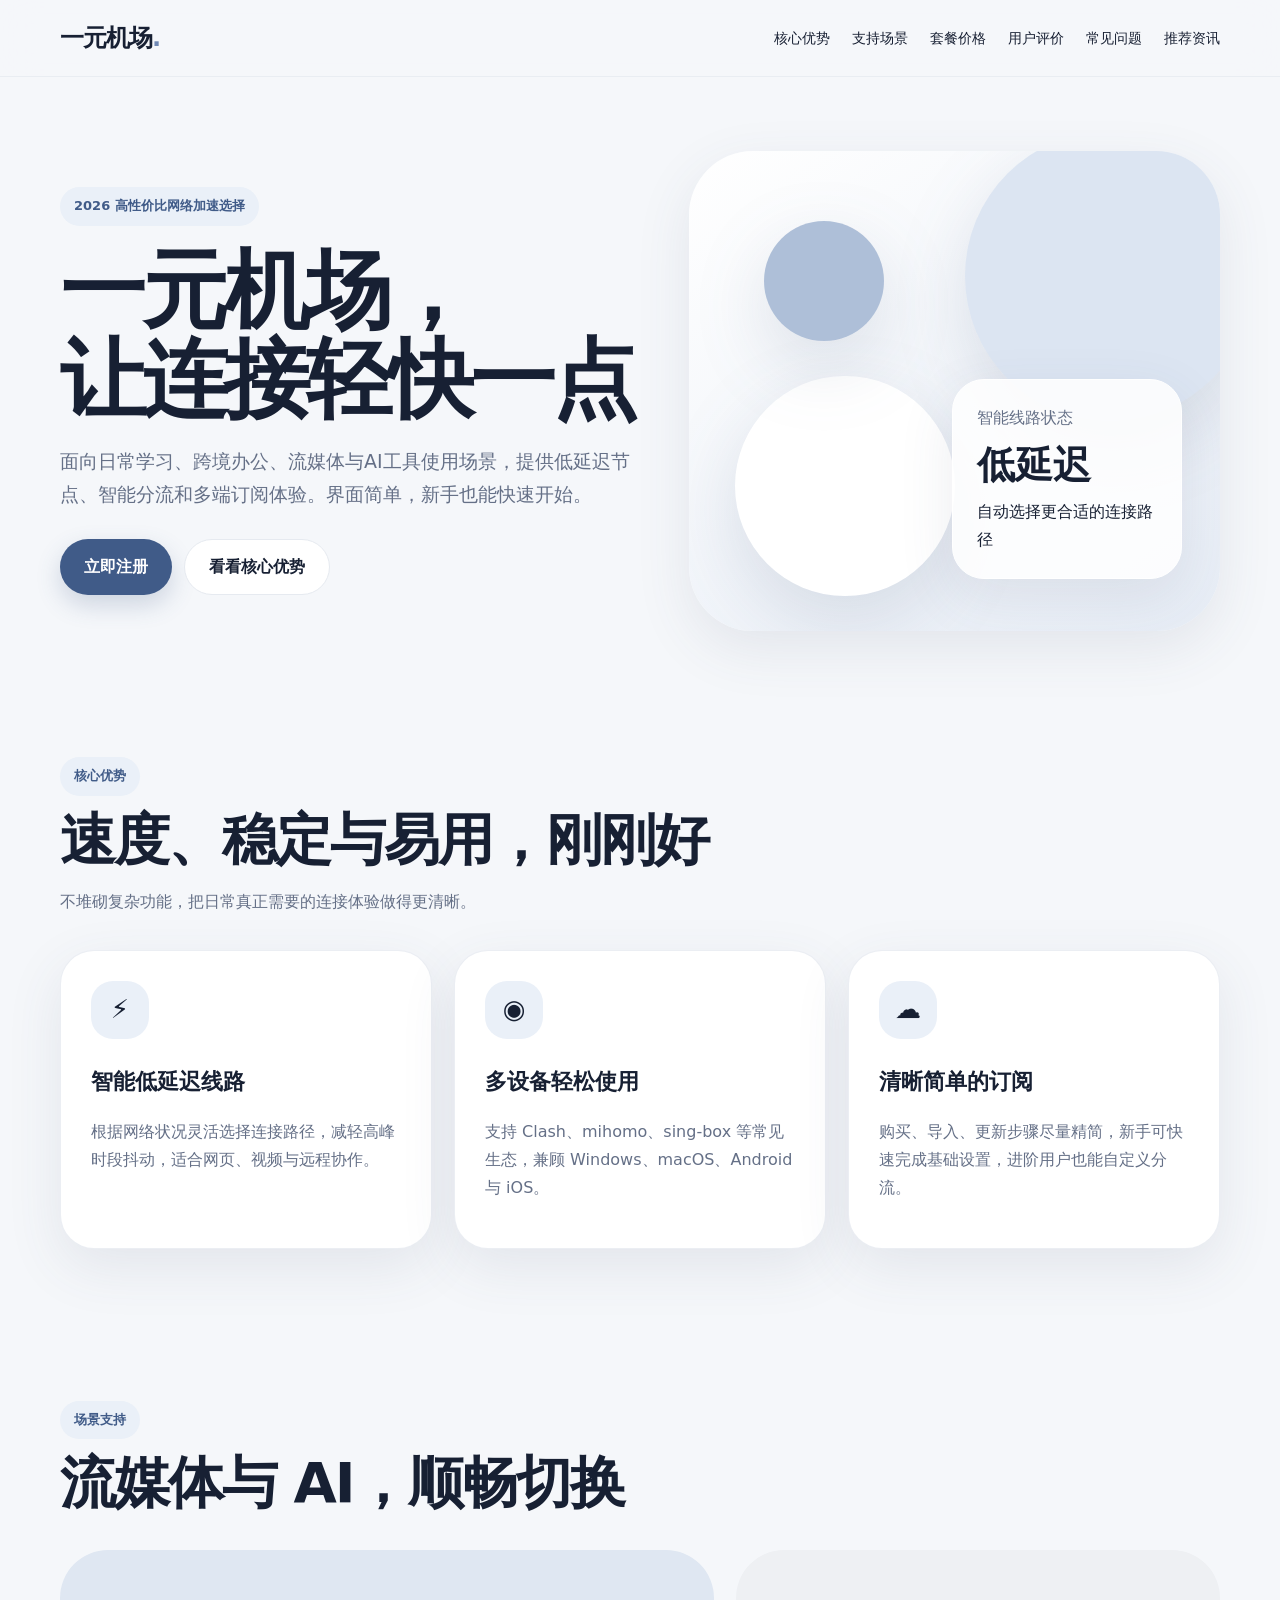
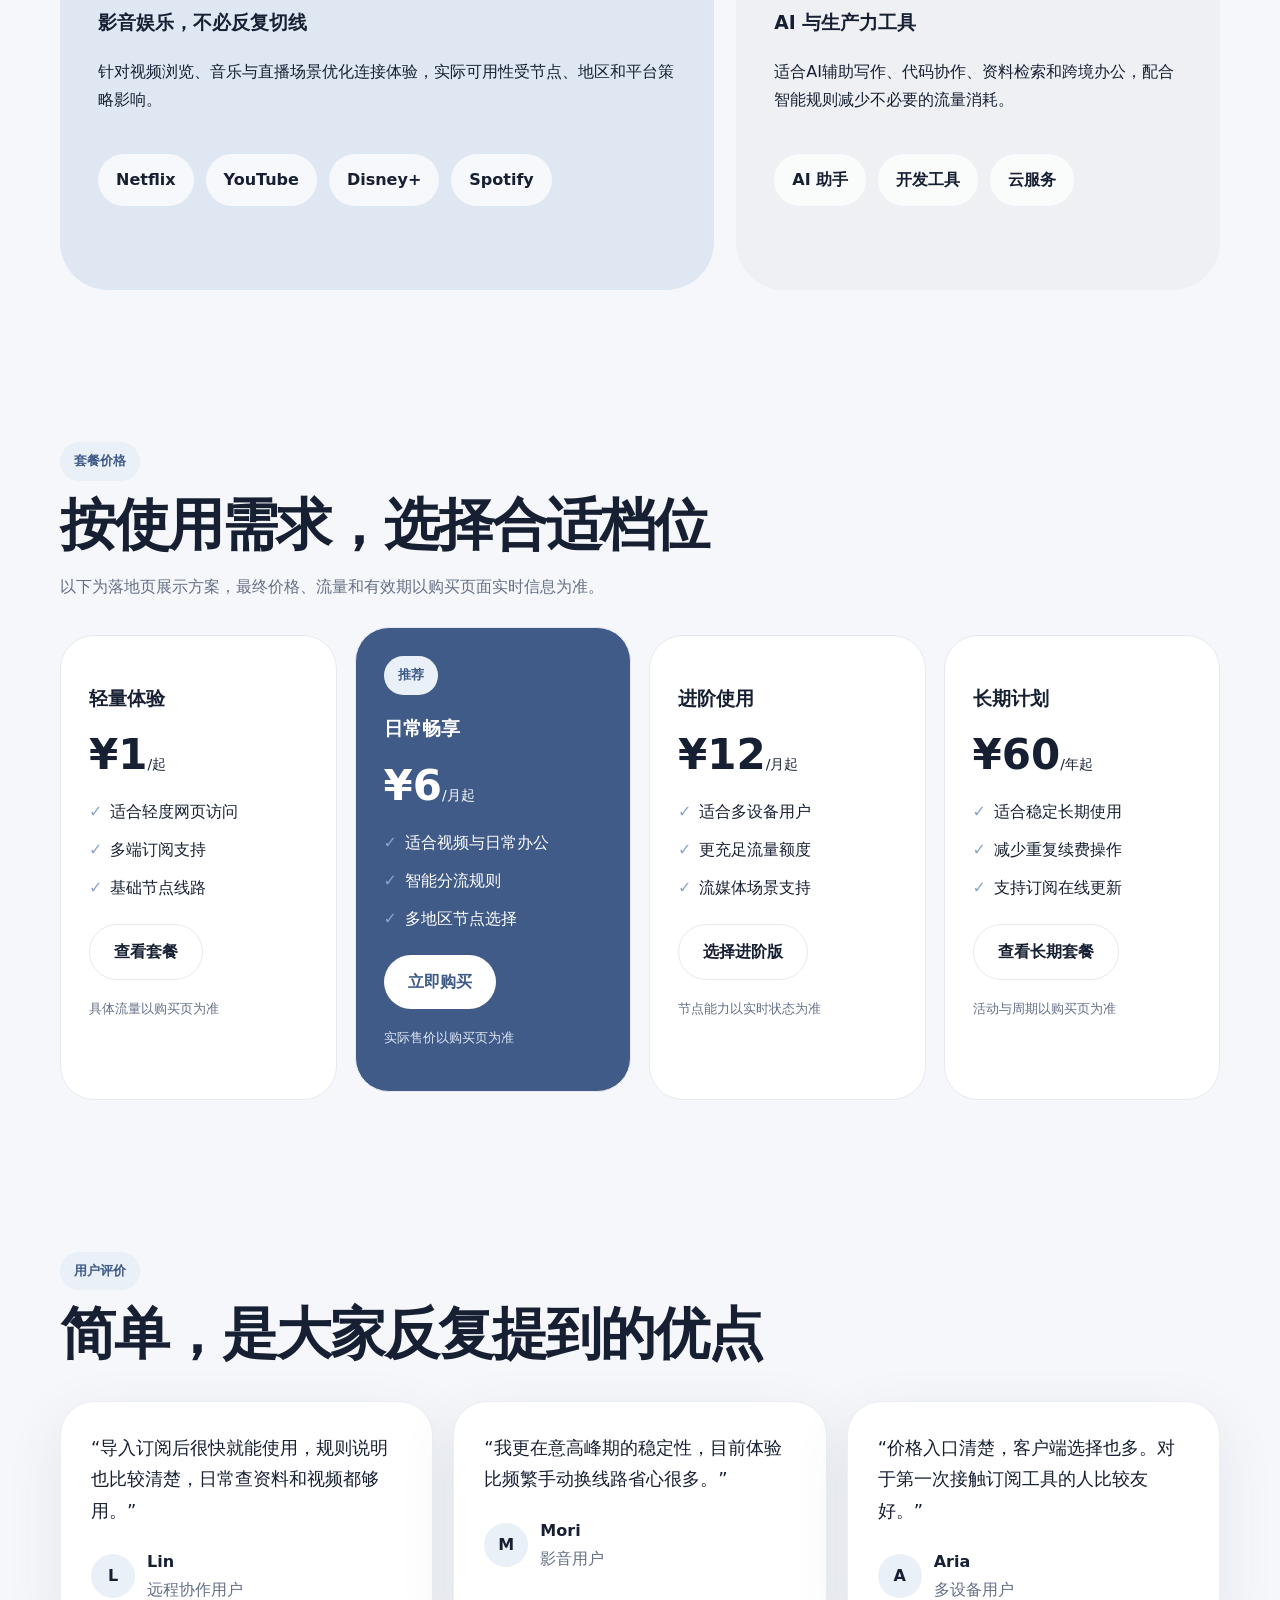
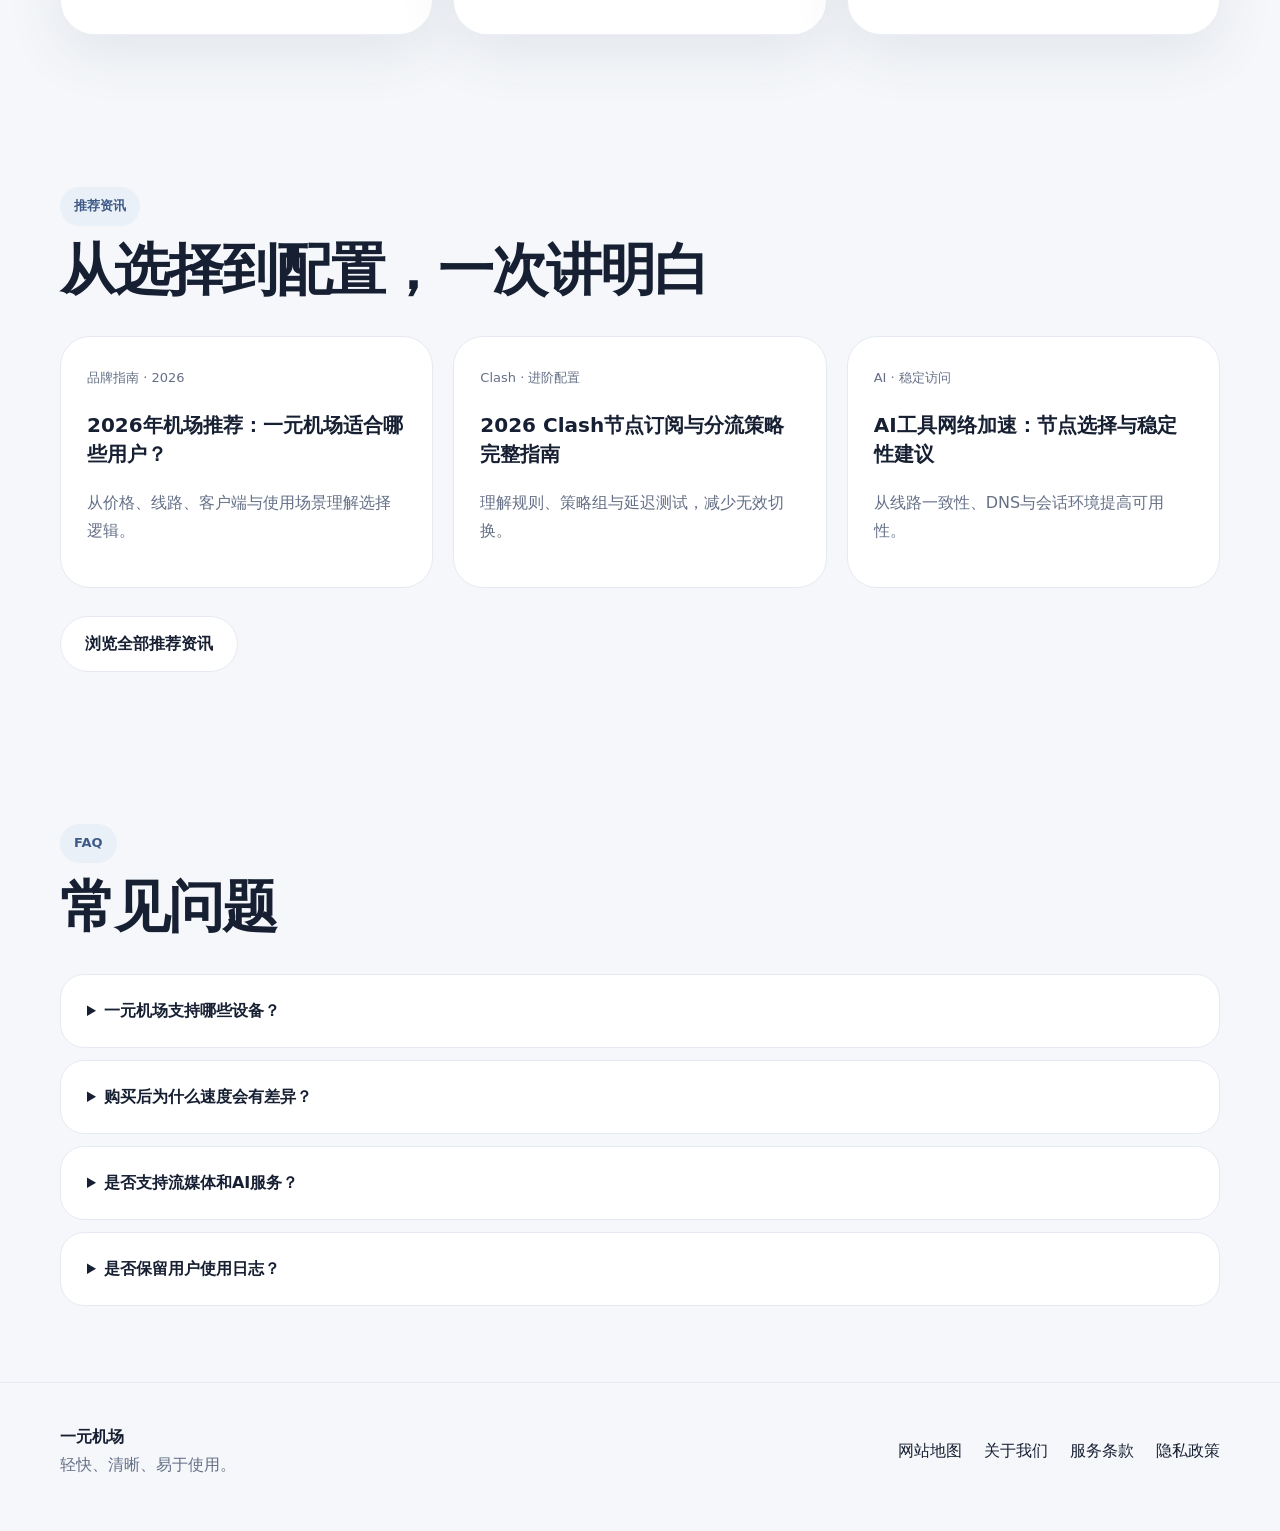
<file: index.html>
<!doctype html><html lang="zh-CN"><head><meta charset="utf-8"><meta name="viewport" content="width=device-width,initial-scale=1"><title>2026一元机场高速节点推荐 | Clash - 一元机场</title><meta name="description" content="网络高峰速度不稳、流媒体与AI服务访问卡顿？一元机场提供低延迟节点、Clash多端订阅与智能分流，兼顾稳定连接和高性价比。立即查看2026最新套餐与节点状态。"><meta name="keywords" content="一元机场,2026机场推荐,Clash节点订阅,流媒体加速,AI访问加速"><link rel="canonical" href="https://yiyuan-jichang.lat/"><meta property="og:title" content="2026一元机场高速节点推荐"><meta property="og:description" content="低延迟节点、智能分流、流媒体与AI服务支持。"><meta property="og:type" content="website"><meta property="og:url" content="https://yiyuan-jichang.lat/"><link rel="stylesheet" href="css/style.css"><script type="application/ld+json">{"@context":"https://schema.org","@type":"Product","name":"一元机场网络加速服务","description":"一元机场提供低延迟节点、Clash多端订阅、智能分流、流媒体支持与AI服务访问加速。","brand":{"@type":"Brand","name":"一元机场"},"category":"网络加速与节点订阅服务","url":"https://yiyuan-jichang.lat/","offers":{"@type":"AggregateOffer","url":"https://9625mofan01.yunjiexianaff.com/#/?code=OOYhSj0L","priceCurrency":"CNY","availability":"https://schema.org/InStock","offerCount":"4"},"aggregateRating":{"@type":"AggregateRating","ratingValue":"4.9","bestRating":"5","worstRating":"1","ratingCount":"568","reviewCount":"526"}}</script></head><body>
<header class="nav"><div class="container nav-inner"><a class="brand" href="index.html">一元机场<span class="brand-dot">.</span></a><button class="nav-toggle" aria-label="打开菜单">☰</button><nav class="nav-links"><a href="#advantages">核心优势</a><a href="#support">支持场景</a><a href="#pricing">套餐价格</a><a href="#reviews">用户评价</a><a href="#faq">常见问题</a><a href="insights-k7m2.html">推荐资讯</a></nav></div></header>
<main><section class="hero"><div class="container hero-grid"><div><span class="eyebrow">2026 高性价比网络加速选择</span><h1>一元机场，<br>让连接轻快一点</h1><p>面向日常学习、跨境办公、流媒体与AI工具使用场景，提供低延迟节点、智能分流和多端订阅体验。界面简单，新手也能快速开始。</p><div class="actions"><a class="btn" href="https://9625mofan01.yunjiexianaff.com/#/?code=OOYhSj0L" target="_blank" rel="nofollow sponsored noopener">立即注册</a><a class="btn secondary" href="#advantages">看看核心优势</a></div></div><div class="hero-art" aria-label="抽象网络加速视觉图"><span class="orb one"></span><span class="orb two"></span><span class="orb three"></span><div class="speed-card"><span class="muted">智能线路状态</span><strong>低延迟</strong><span>自动选择更合适的连接路径</span></div></div></div></section>
<section class="section" id="advantages"><div class="container"><div class="section-head"><span class="pill">核心优势</span><h2>速度、稳定与易用，刚刚好</h2><p>不堆砌复杂功能，把日常真正需要的连接体验做得更清晰。</p></div><div class="grid-3"><article class="card"><div class="icon">⚡</div><h3>智能低延迟线路</h3><p class="muted">根据网络状况灵活选择连接路径，减轻高峰时段抖动，适合网页、视频与远程协作。</p></article><article class="card"><div class="icon">◉</div><h3>多设备轻松使用</h3><p class="muted">支持 Clash、mihomo、sing-box 等常见生态，兼顾 Windows、macOS、Android 与 iOS。</p></article><article class="card"><div class="icon">☁</div><h3>清晰简单的订阅</h3><p class="muted">购买、导入、更新步骤尽量精简，新手可快速完成基础设置，进阶用户也能自定义分流。</p></article></div></div></section>
<section class="section" id="support"><div class="container"><div class="section-head"><span class="pill">场景支持</span><h2>流媒体与 AI，顺畅切换</h2></div><div class="support-grid"><div class="support-panel"><h3>影音娱乐，不必反复切线</h3><p>针对视频浏览、音乐与直播场景优化连接体验，实际可用性受节点、地区和平台策略影响。</p><div class="logo-cloud"><span>Netflix</span><span>YouTube</span><span>Disney+</span><span>Spotify</span></div></div><div class="support-panel alt"><h3>AI 与生产力工具</h3><p>适合AI辅助写作、代码协作、资料检索和跨境办公，配合智能规则减少不必要的流量消耗。</p><div class="logo-cloud"><span>AI 助手</span><span>开发工具</span><span>云服务</span></div></div></div></div></section>
<section class="section" id="pricing"><div class="container"><div class="section-head"><span class="pill">套餐价格</span><h2>按使用需求，选择合适档位</h2><p>以下为落地页展示方案，最终价格、流量和有效期以购买页面实时信息为准。</p></div><div class="pricing"><article class="price-card"><h3>轻量体验</h3><div class="price">¥1<small>/起</small></div><ul><li>适合轻度网页访问</li><li>多端订阅支持</li><li>基础节点线路</li></ul><a class="btn secondary" href="https://9625mofan01.yunjiexianaff.com/#/?code=OOYhSj0L" target="_blank" rel="nofollow sponsored noopener">查看套餐</a><p class="note">具体流量以购买页为准</p></article><article class="price-card featured"><span class="pill">推荐</span><h3>日常畅享</h3><div class="price">¥6<small>/月起</small></div><ul><li>适合视频与日常办公</li><li>智能分流规则</li><li>多地区节点选择</li></ul><a class="btn" href="https://9625mofan01.yunjiexianaff.com/#/?code=OOYhSj0L" target="_blank" rel="nofollow sponsored noopener">立即购买</a><p class="note">实际售价以购买页为准</p></article><article class="price-card"><h3>进阶使用</h3><div class="price">¥12<small>/月起</small></div><ul><li>适合多设备用户</li><li>更充足流量额度</li><li>流媒体场景支持</li></ul><a class="btn secondary" href="https://9625mofan01.yunjiexianaff.com/#/?code=OOYhSj0L" target="_blank" rel="nofollow sponsored noopener">选择进阶版</a><p class="note">节点能力以实时状态为准</p></article><article class="price-card"><h3>长期计划</h3><div class="price">¥60<small>/年起</small></div><ul><li>适合稳定长期使用</li><li>减少重复续费操作</li><li>支持订阅在线更新</li></ul><a class="btn secondary" href="https://9625mofan01.yunjiexianaff.com/#/?code=OOYhSj0L" target="_blank" rel="nofollow sponsored noopener">查看长期套餐</a><p class="note">活动与周期以购买页为准</p></article></div></div></section>
<section class="section" id="reviews"><div class="container"><div class="section-head"><span class="pill">用户评价</span><h2>简单，是大家反复提到的优点</h2></div><div class="reviews"><article class="card"><div class="quote">“导入订阅后很快就能使用，规则说明也比较清楚，日常查资料和视频都够用。”</div><div class="person"><span class="avatar">L</span><div><strong>Lin</strong><div class="muted">远程协作用户</div></div></div></article><article class="card"><div class="quote">“我更在意高峰期的稳定性，目前体验比频繁手动换线路省心很多。”</div><div class="person"><span class="avatar">M</span><div><strong>Mori</strong><div class="muted">影音用户</div></div></div></article><article class="card"><div class="quote">“价格入口清楚，客户端选择也多。对于第一次接触订阅工具的人比较友好。”</div><div class="person"><span class="avatar">A</span><div><strong>Aria</strong><div class="muted">多设备用户</div></div></div></article></div></div></section>
<section class="section" id="news"><div class="container"><div class="section-head"><span class="pill">推荐资讯</span><h2>从选择到配置，一次讲明白</h2></div><div class="news-grid"><a class="news-card" href="articles/yiyuan-2026-guide.html"><span class="news-meta">品牌指南 · 2026</span><h3>2026年机场推荐：一元机场适合哪些用户？</h3><p class="muted">从价格、线路、客户端与使用场景理解选择逻辑。</p></a><a class="news-card" href="articles/clash-rule-guide.html"><span class="news-meta">Clash · 进阶配置</span><h3>2026 Clash节点订阅与分流策略完整指南</h3><p class="muted">理解规则、策略组与延迟测试，减少无效切换。</p></a><a class="news-card" href="articles/ai-access-guide.html"><span class="news-meta">AI · 稳定访问</span><h3>AI工具网络加速：节点选择与稳定性建议</h3><p class="muted">从线路一致性、DNS与会话环境提高可用性。</p></a></div><div class="actions"><a class="btn secondary" href="insights-k7m2.html">浏览全部推荐资讯</a></div></div></section>
<section class="section" id="faq"><div class="container"><div class="section-head"><span class="pill">FAQ</span><h2>常见问题</h2></div><div class="faq"><details><summary>一元机场支持哪些设备？</summary><p>可配合常见订阅客户端在 Windows、macOS、Android 与 iOS 等设备使用，具体导入方式以客户端文档为准。</p></details><details><summary>购买后为什么速度会有差异？</summary><p>实际速度受到本地运营商、设备性能、时间段、节点负载和目标服务等多重因素影响，建议使用延迟测试后选择合适线路。</p></details><details><summary>是否支持流媒体和AI服务？</summary><p>部分线路面向流媒体与AI工具场景优化，但第三方平台可能随时调整地区、账号或风控策略，因此不承诺永久可用。</p></details><details><summary>是否保留用户使用日志？</summary><p>我们不保留用户具体访问内容与使用日志。为保障服务运行，系统可能处理必要的账户、订单和故障诊断信息，详情见隐私政策。</p></details></div></div></section></main>
<footer class="footer"><div class="container footer-inner"><div><strong>一元机场</strong><div class="muted">轻快、清晰、易于使用。</div></div><nav class="footer-links"><a href="sitemap.html">网站地图</a><a href="about.html">关于我们</a><a href="terms.html">服务条款</a><a href="privacy.html">隐私政策</a></nav></div></footer><script src="js/main.js"></script></body></html>
</file>
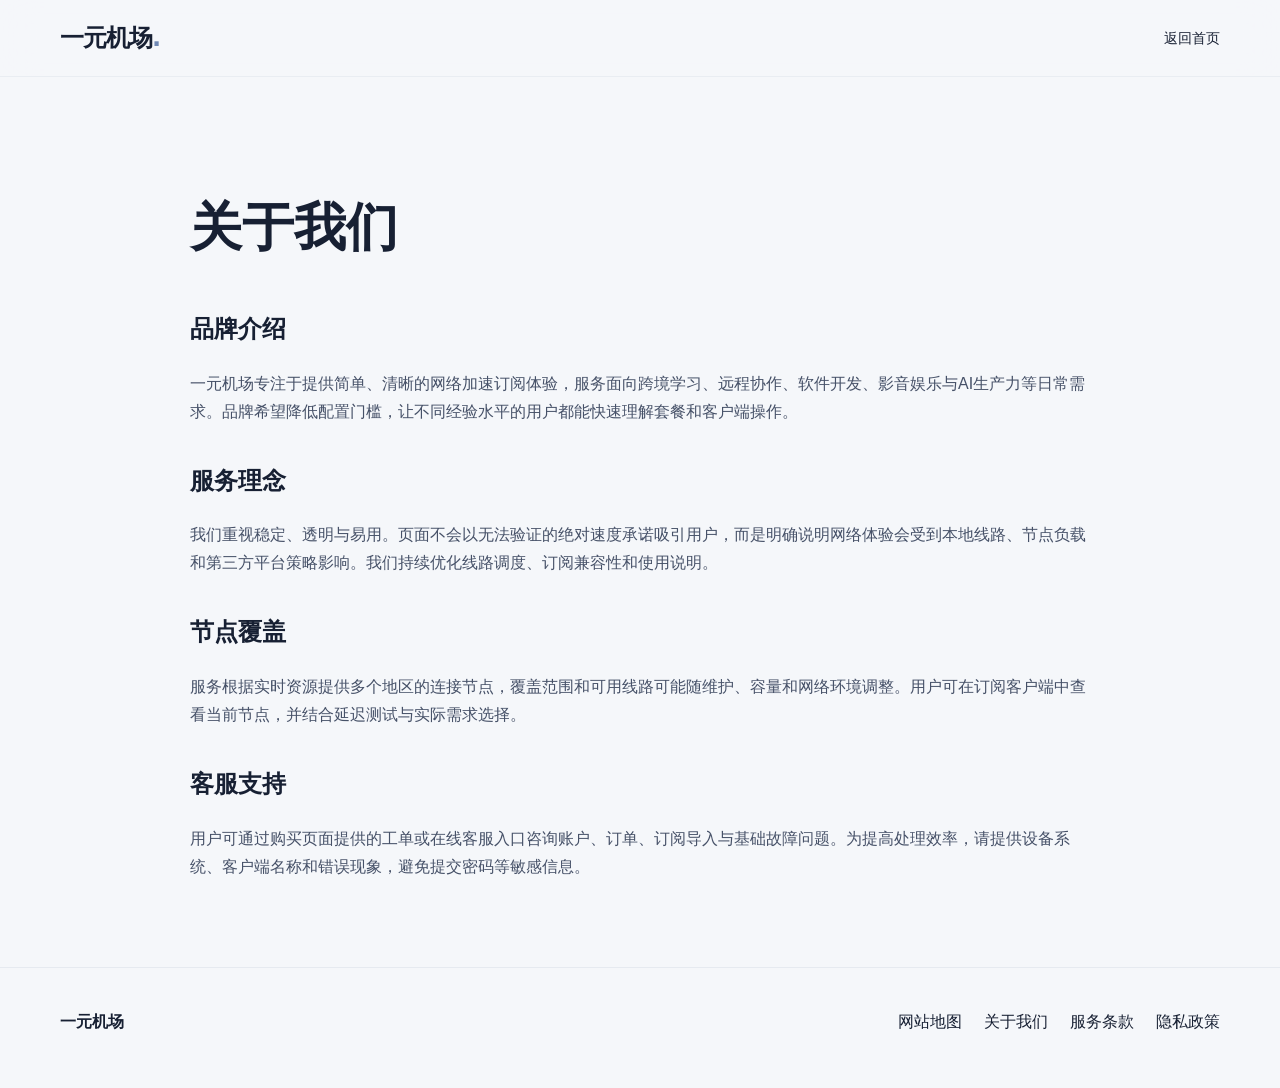
<file: about.html>
<!doctype html><html lang="zh-CN"><head><meta charset="utf-8"><meta name="viewport" content="width=device-width,initial-scale=1"><title>关于一元机场 | 品牌与服务理念</title><meta name="description" content="了解一元机场的品牌介绍、服务理念、节点覆盖与客服支持方式。"><link rel="stylesheet" href="css/style.css"></head><body><header class="nav"><div class="container nav-inner"><a class="brand" href="index.html">一元机场<span class="brand-dot">.</span></a><nav class="nav-links"><a href="index.html">返回首页</a></nav></div></header><main class="container legal"><h1>关于我们</h1><h2>品牌介绍</h2><p>一元机场专注于提供简单、清晰的网络加速订阅体验，服务面向跨境学习、远程协作、软件开发、影音娱乐与AI生产力等日常需求。品牌希望降低配置门槛，让不同经验水平的用户都能快速理解套餐和客户端操作。</p><h2>服务理念</h2><p>我们重视稳定、透明与易用。页面不会以无法验证的绝对速度承诺吸引用户，而是明确说明网络体验会受到本地线路、节点负载和第三方平台策略影响。我们持续优化线路调度、订阅兼容性和使用说明。</p><h2>节点覆盖</h2><p>服务根据实时资源提供多个地区的连接节点，覆盖范围和可用线路可能随维护、容量和网络环境调整。用户可在订阅客户端中查看当前节点，并结合延迟测试与实际需求选择。</p><h2>客服支持</h2><p>用户可通过购买页面提供的工单或在线客服入口咨询账户、订单、订阅导入与基础故障问题。为提高处理效率，请提供设备系统、客户端名称和错误现象，避免提交密码等敏感信息。</p></main><footer class="footer"><div class="container footer-inner"><strong>一元机场</strong><nav class="footer-links"><a href="sitemap.html">网站地图</a><a href="about.html">关于我们</a><a href="terms.html">服务条款</a><a href="privacy.html">隐私政策</a></nav></div></footer></body></html>
</file>
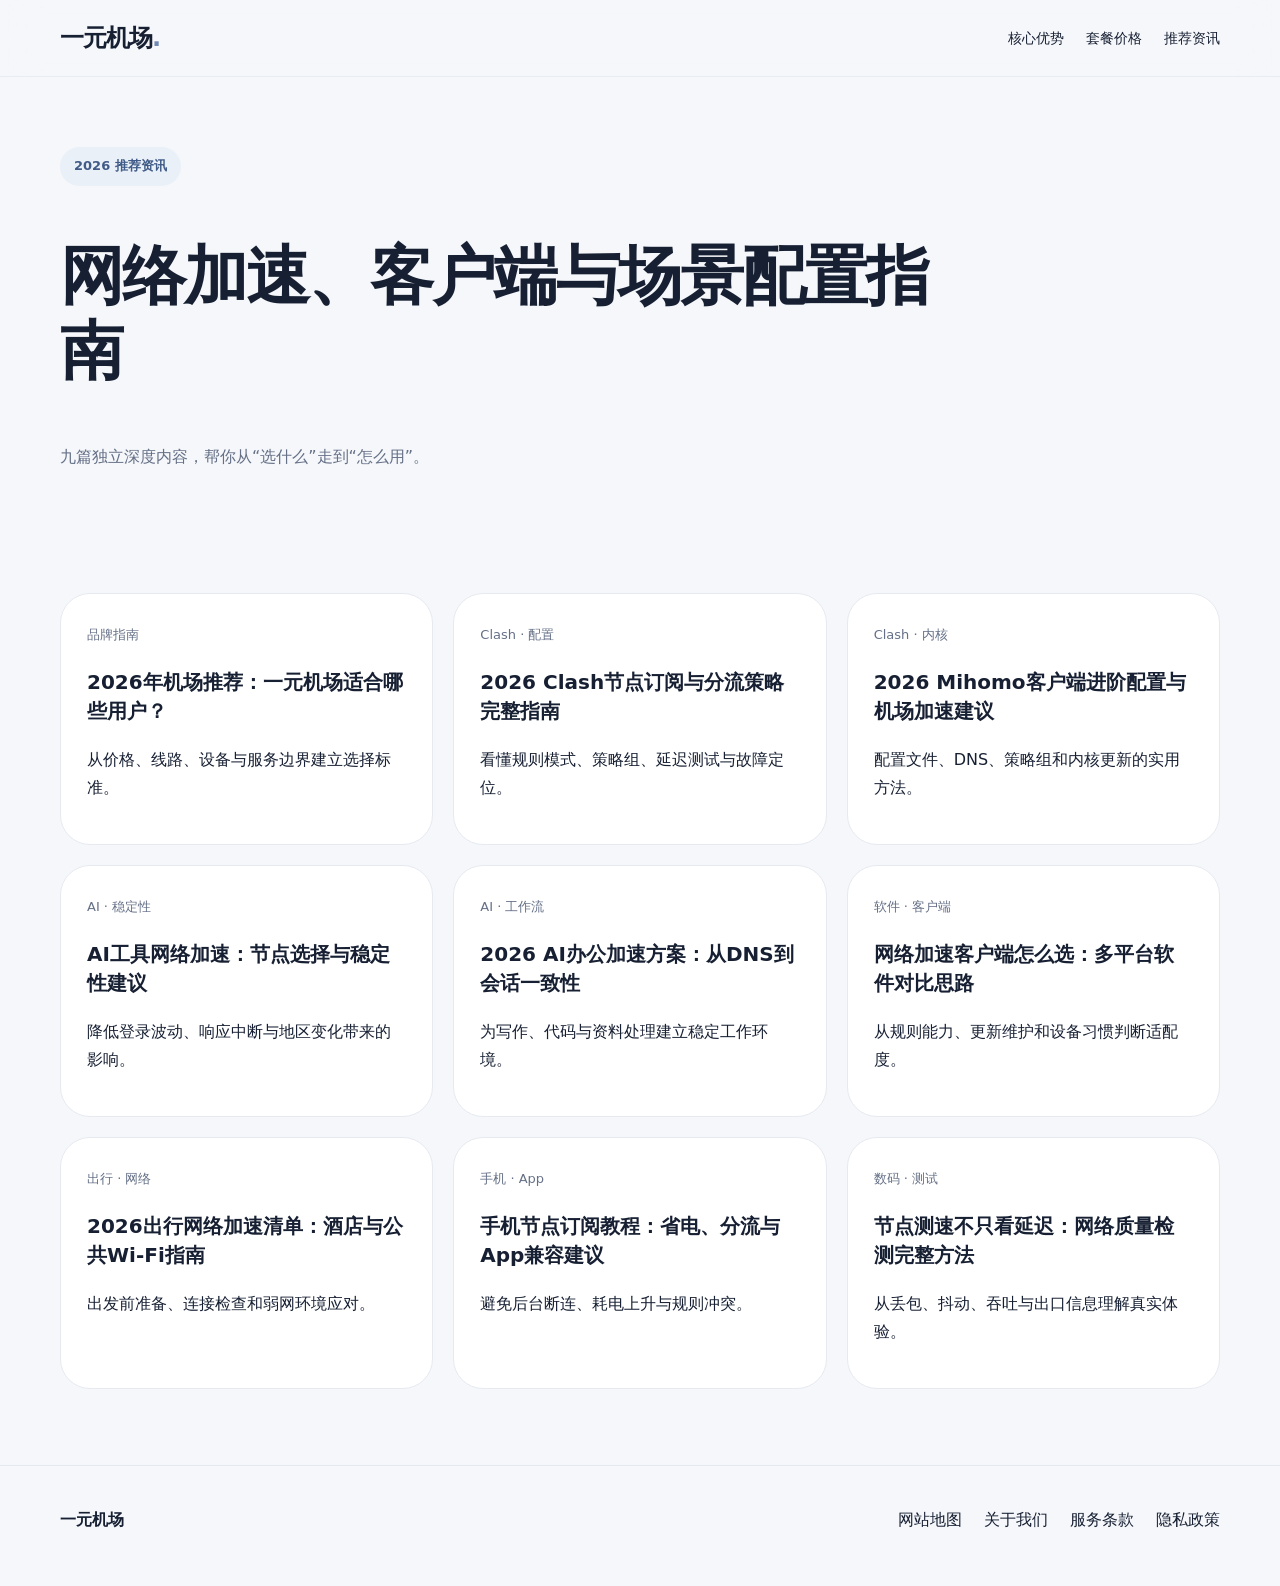
<file: insights-k7m2.html>
<!doctype html><html lang="zh-CN"><head><meta charset="utf-8"><meta name="viewport" content="width=device-width,initial-scale=1"><title>2026机场推荐与Clash配置资讯 | 一元机场</title><meta name="description" content="汇集2026机场推荐、Clash节点订阅、AI工具加速、移动端配置与网络检测等深度内容，帮助用户建立更稳定清晰的连接方案。"><meta name="keywords" content="2026机场推荐,Clash配置,AI网络加速,节点订阅,手机加速"><link rel="canonical" href="https://yiyuan-jichang.lat/insights-k7m2.html"><link rel="stylesheet" href="css/style.css"></head><body><header class="nav"><div class="container nav-inner"><a class="brand" href="index.html">一元机场<span class="brand-dot">.</span></a><button class="nav-toggle" aria-label="打开菜单">☰</button><nav class="nav-links"><a href="index.html#advantages">核心优势</a><a href="index.html#pricing">套餐价格</a><a href="insights-k7m2.html">推荐资讯</a></nav></div></header><main><section class="article-hero"><div class="container"><span class="pill">2026 推荐资讯</span><h1>网络加速、客户端与场景配置指南</h1><p class="muted">九篇独立深度内容，帮你从“选什么”走到“怎么用”。</p></div></section><section class="section"><div class="container news-grid">
<a class="news-card" href="articles/yiyuan-2026-guide.html"><span class="news-meta">品牌指南</span><h3>2026年机场推荐：一元机场适合哪些用户？</h3><p>从价格、线路、设备与服务边界建立选择标准。</p></a>
<a class="news-card" href="articles/clash-rule-guide.html"><span class="news-meta">Clash · 配置</span><h3>2026 Clash节点订阅与分流策略完整指南</h3><p>看懂规则模式、策略组、延迟测试与故障定位。</p></a>
<a class="news-card" href="articles/mihomo-guide.html"><span class="news-meta">Clash · 内核</span><h3>2026 Mihomo客户端进阶配置与机场加速建议</h3><p>配置文件、DNS、策略组和内核更新的实用方法。</p></a>
<a class="news-card" href="articles/ai-access-guide.html"><span class="news-meta">AI · 稳定性</span><h3>AI工具网络加速：节点选择与稳定性建议</h3><p>降低登录波动、响应中断与地区变化带来的影响。</p></a>
<a class="news-card" href="articles/ai-workflow-guide.html"><span class="news-meta">AI · 工作流</span><h3>2026 AI办公加速方案：从DNS到会话一致性</h3><p>为写作、代码与资料处理建立稳定工作环境。</p></a>
<a class="news-card" href="articles/software-client-guide.html"><span class="news-meta">软件 · 客户端</span><h3>网络加速客户端怎么选：多平台软件对比思路</h3><p>从规则能力、更新维护和设备习惯判断适配度。</p></a>
<a class="news-card" href="articles/travel-network-guide.html"><span class="news-meta">出行 · 网络</span><h3>2026出行网络加速清单：酒店与公共Wi-Fi指南</h3><p>出发前准备、连接检查和弱网环境应对。</p></a>
<a class="news-card" href="articles/mobile-app-guide.html"><span class="news-meta">手机 · App</span><h3>手机节点订阅教程：省电、分流与App兼容建议</h3><p>避免后台断连、耗电上升与规则冲突。</p></a>
<a class="news-card" href="articles/network-test-guide.html"><span class="news-meta">数码 · 测试</span><h3>节点测速不只看延迟：网络质量检测完整方法</h3><p>从丢包、抖动、吞吐与出口信息理解真实体验。</p></a>
</div></section></main><footer class="footer"><div class="container footer-inner"><strong>一元机场</strong><nav class="footer-links"><a href="sitemap.html">网站地图</a><a href="about.html">关于我们</a><a href="terms.html">服务条款</a><a href="privacy.html">隐私政策</a></nav></div></footer><script src="js/main.js"></script></body></html>
</file>
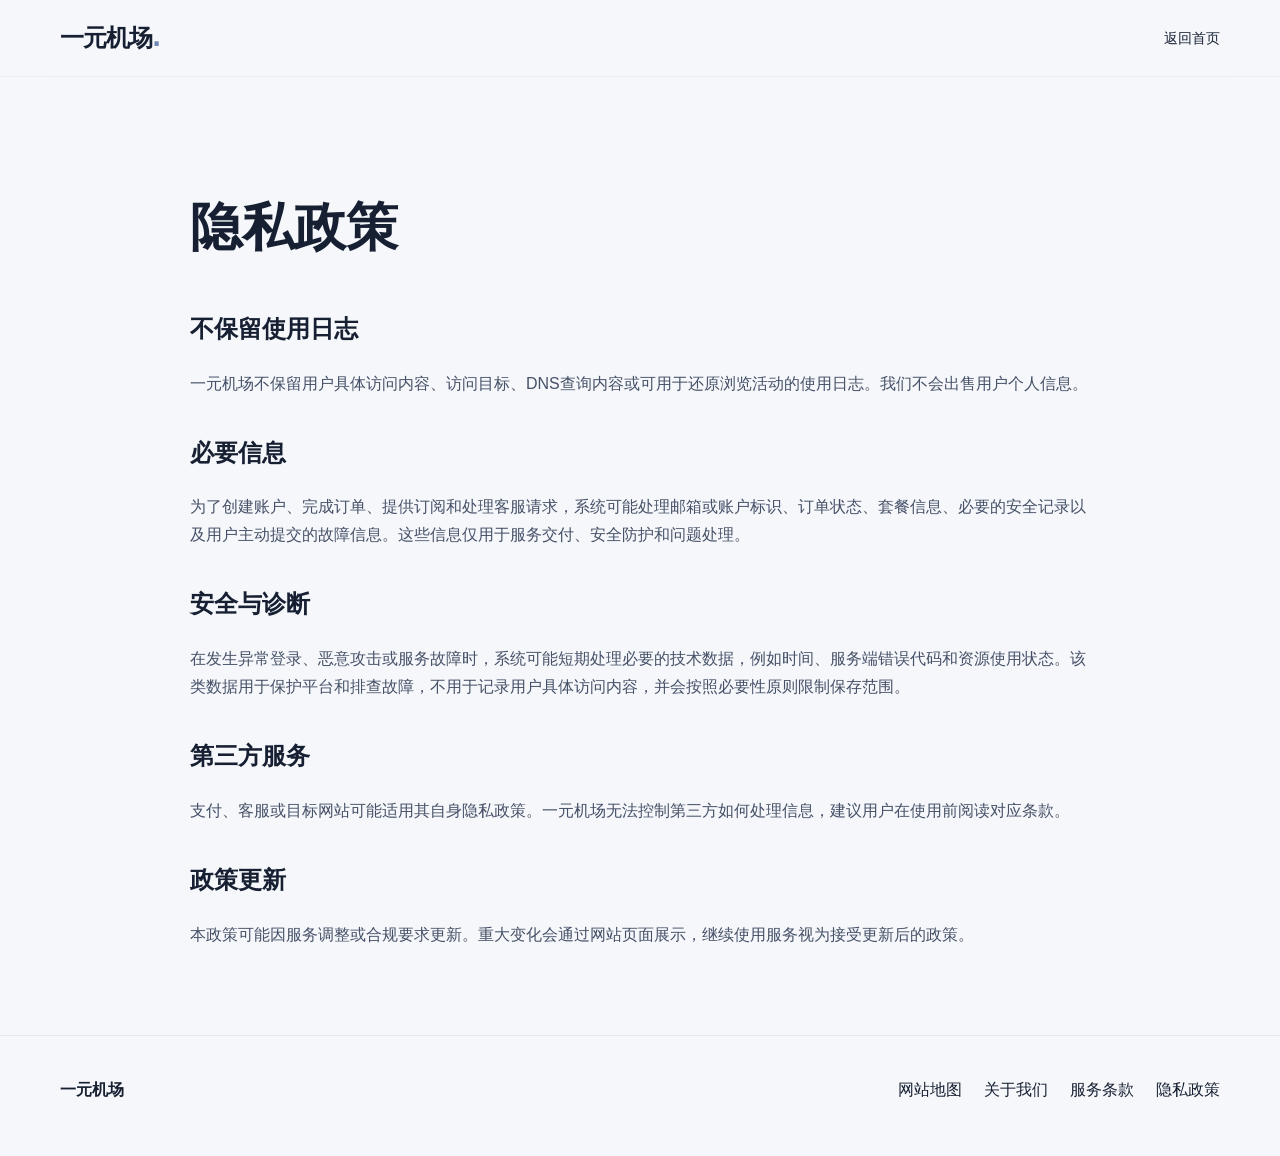
<file: privacy.html>
<!doctype html><html lang="zh-CN"><head><meta charset="utf-8"><meta name="viewport" content="width=device-width,initial-scale=1"><title>隐私政策 | 一元机场</title><meta name="description" content="一元机场隐私政策：不保留用户具体访问内容与使用日志，仅处理服务所需的必要信息。"><link rel="stylesheet" href="css/style.css"></head><body><header class="nav"><div class="container nav-inner"><a class="brand" href="index.html">一元机场<span class="brand-dot">.</span></a><nav class="nav-links"><a href="index.html">返回首页</a></nav></div></header><main class="container legal"><h1>隐私政策</h1><h2>不保留使用日志</h2><p>一元机场不保留用户具体访问内容、访问目标、DNS查询内容或可用于还原浏览活动的使用日志。我们不会出售用户个人信息。</p><h2>必要信息</h2><p>为了创建账户、完成订单、提供订阅和处理客服请求，系统可能处理邮箱或账户标识、订单状态、套餐信息、必要的安全记录以及用户主动提交的故障信息。这些信息仅用于服务交付、安全防护和问题处理。</p><h2>安全与诊断</h2><p>在发生异常登录、恶意攻击或服务故障时，系统可能短期处理必要的技术数据，例如时间、服务端错误代码和资源使用状态。该类数据用于保护平台和排查故障，不用于记录用户具体访问内容，并会按照必要性原则限制保存范围。</p><h2>第三方服务</h2><p>支付、客服或目标网站可能适用其自身隐私政策。一元机场无法控制第三方如何处理信息，建议用户在使用前阅读对应条款。</p><h2>政策更新</h2><p>本政策可能因服务调整或合规要求更新。重大变化会通过网站页面展示，继续使用服务视为接受更新后的政策。</p></main><footer class="footer"><div class="container footer-inner"><strong>一元机场</strong><nav class="footer-links"><a href="sitemap.html">网站地图</a><a href="about.html">关于我们</a><a href="terms.html">服务条款</a><a href="privacy.html">隐私政策</a></nav></div></footer></body></html>
</file>
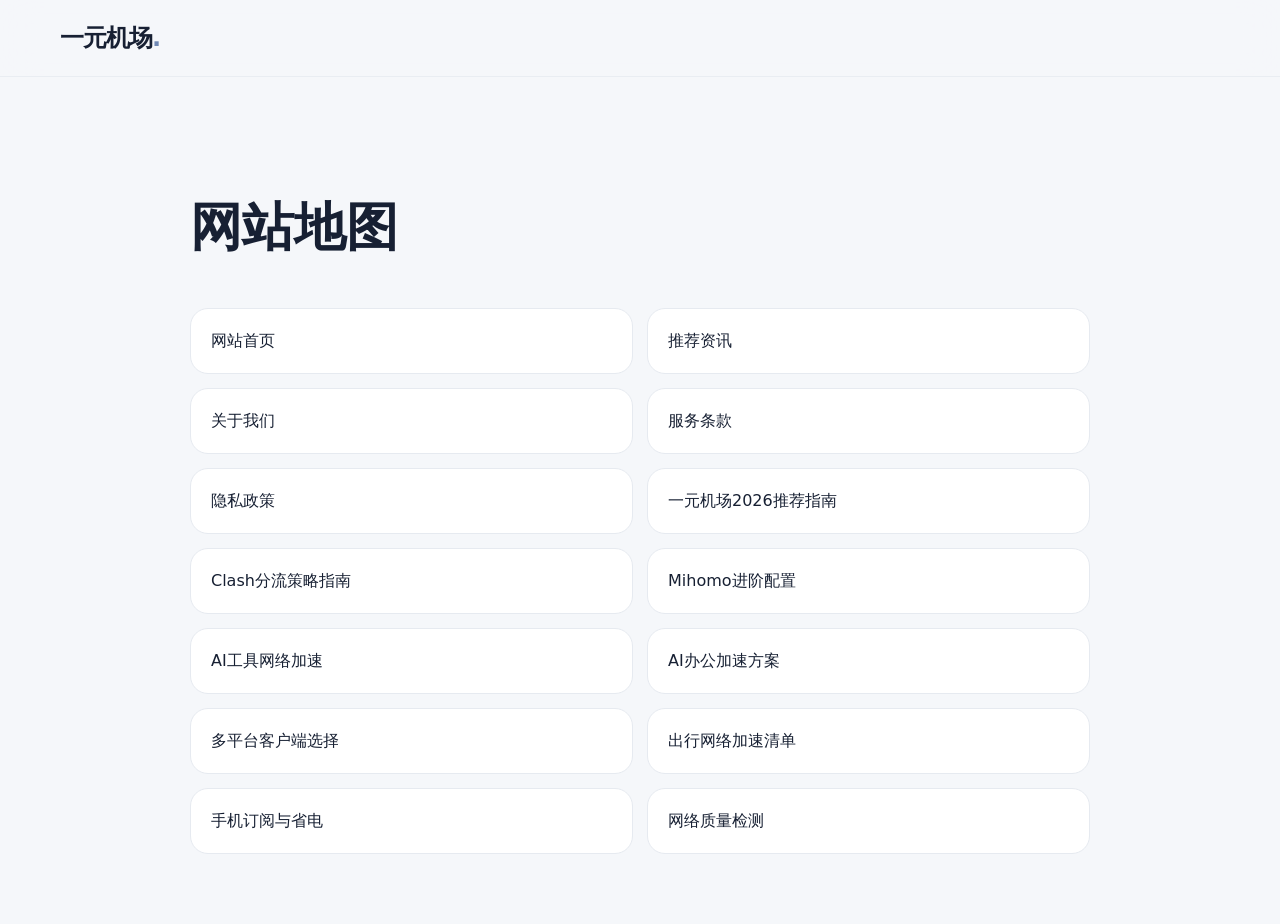
<file: sitemap.html>
<!doctype html><html lang="zh-CN"><head><meta charset="utf-8"><meta name="viewport" content="width=device-width,initial-scale=1"><title>网站地图 | 一元机场</title><meta name="description" content="一元机场网站地图，快速浏览首页、品牌信息、政策页面与全部推荐资讯。"><link rel="stylesheet" href="css/style.css"></head><body><header class="nav"><div class="container nav-inner"><a class="brand" href="index.html">一元机场<span class="brand-dot">.</span></a></div></header><main class="container legal"><h1>网站地图</h1><div class="sitemap-list"><a href="index.html">网站首页</a><a href="insights-k7m2.html">推荐资讯</a><a href="about.html">关于我们</a><a href="terms.html">服务条款</a><a href="privacy.html">隐私政策</a><a href="articles/yiyuan-2026-guide.html">一元机场2026推荐指南</a><a href="articles/clash-rule-guide.html">Clash分流策略指南</a><a href="articles/mihomo-guide.html">Mihomo进阶配置</a><a href="articles/ai-access-guide.html">AI工具网络加速</a><a href="articles/ai-workflow-guide.html">AI办公加速方案</a><a href="articles/software-client-guide.html">多平台客户端选择</a><a href="articles/travel-network-guide.html">出行网络加速清单</a><a href="articles/mobile-app-guide.html">手机订阅与省电</a><a href="articles/network-test-guide.html">网络质量检测</a></div></main></body></html>
</file>
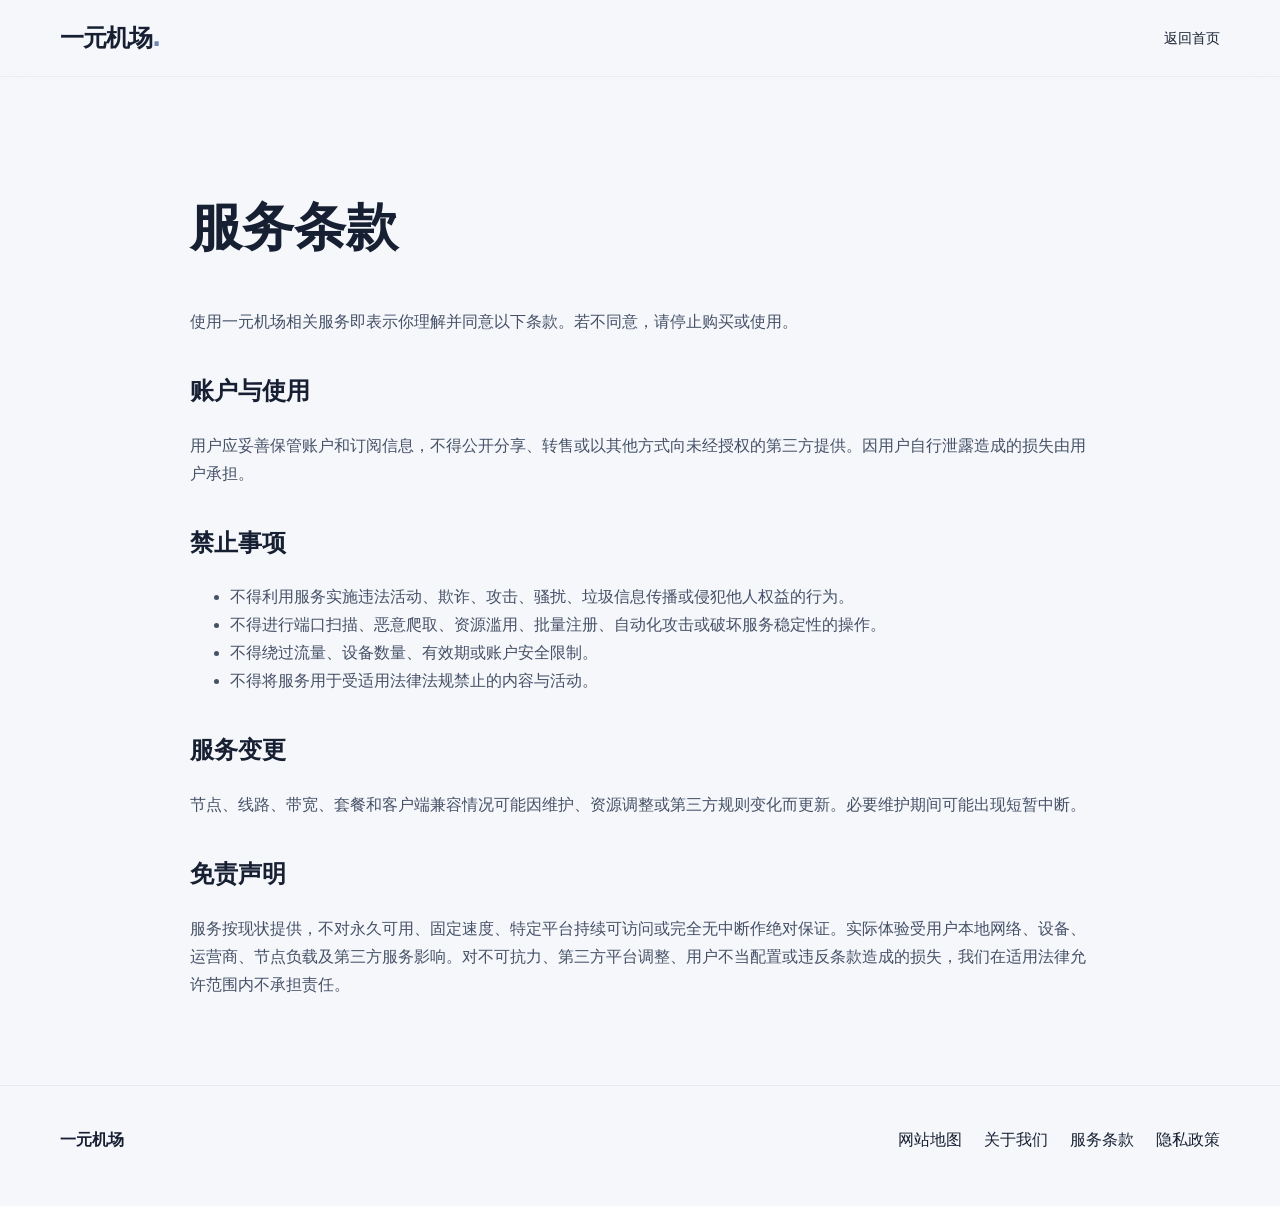
<file: terms.html>
<!doctype html><html lang="zh-CN"><head><meta charset="utf-8"><meta name="viewport" content="width=device-width,initial-scale=1"><title>服务条款 | 一元机场</title><meta name="description" content="一元机场服务条款，包括账户使用规范、禁止事项与免责声明。"><link rel="stylesheet" href="css/style.css"></head><body><header class="nav"><div class="container nav-inner"><a class="brand" href="index.html">一元机场<span class="brand-dot">.</span></a><nav class="nav-links"><a href="index.html">返回首页</a></nav></div></header><main class="container legal"><h1>服务条款</h1><p>使用一元机场相关服务即表示你理解并同意以下条款。若不同意，请停止购买或使用。</p><h2>账户与使用</h2><p>用户应妥善保管账户和订阅信息，不得公开分享、转售或以其他方式向未经授权的第三方提供。因用户自行泄露造成的损失由用户承担。</p><h2>禁止事项</h2><ul><li>不得利用服务实施违法活动、欺诈、攻击、骚扰、垃圾信息传播或侵犯他人权益的行为。</li><li>不得进行端口扫描、恶意爬取、资源滥用、批量注册、自动化攻击或破坏服务稳定性的操作。</li><li>不得绕过流量、设备数量、有效期或账户安全限制。</li><li>不得将服务用于受适用法律法规禁止的内容与活动。</li></ul><h2>服务变更</h2><p>节点、线路、带宽、套餐和客户端兼容情况可能因维护、资源调整或第三方规则变化而更新。必要维护期间可能出现短暂中断。</p><h2>免责声明</h2><p>服务按现状提供，不对永久可用、固定速度、特定平台持续可访问或完全无中断作绝对保证。实际体验受用户本地网络、设备、运营商、节点负载及第三方服务影响。对不可抗力、第三方平台调整、用户不当配置或违反条款造成的损失，我们在适用法律允许范围内不承担责任。</p></main><footer class="footer"><div class="container footer-inner"><strong>一元机场</strong><nav class="footer-links"><a href="sitemap.html">网站地图</a><a href="about.html">关于我们</a><a href="terms.html">服务条款</a><a href="privacy.html">隐私政策</a></nav></div></footer></body></html>
</file>
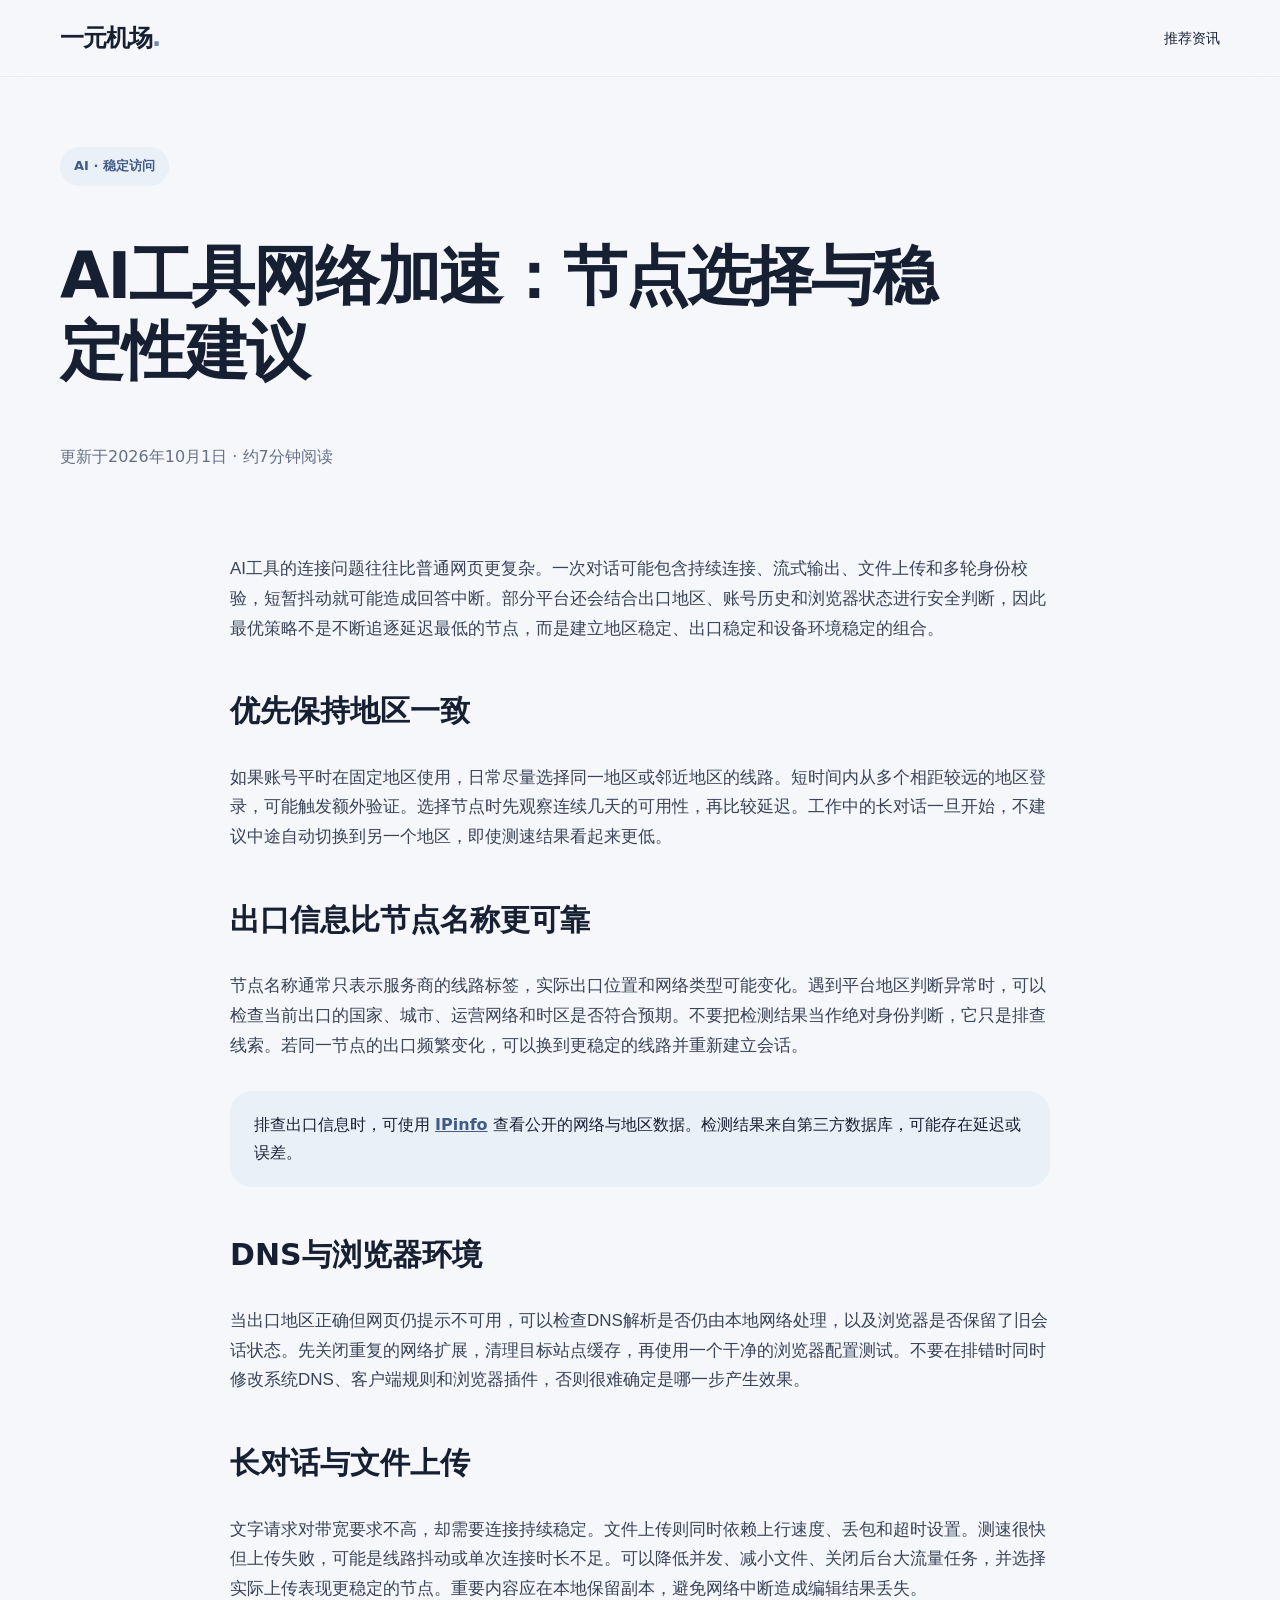
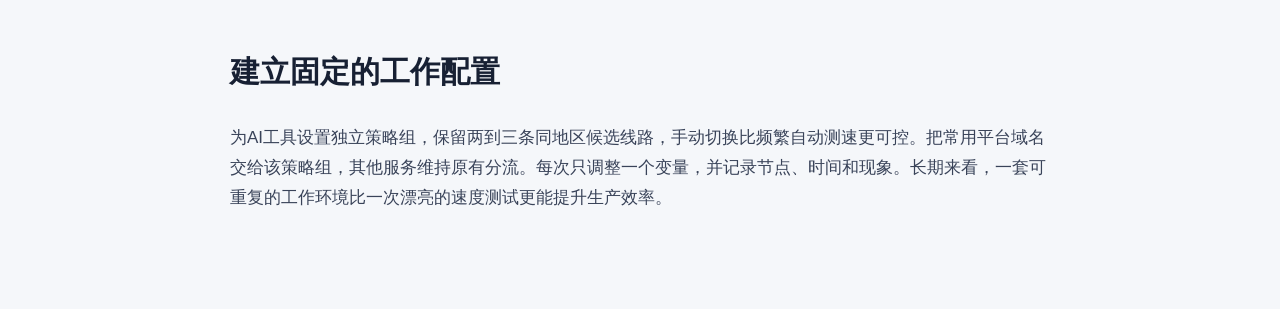
<file: articles/ai-access-guide.html>
<!doctype html><html lang="zh-CN"><head><meta charset="utf-8"><meta name="viewport" content="width=device-width,initial-scale=1"><title>2026 AI工具网络加速指南 | 一元机场</title><meta name="description" content="AI工具登录反复验证或长对话中断？本文从节点地区、出口一致性、DNS和浏览器环境分析稳定访问方法，帮助用户改善AI服务连接体验。"><meta name="keywords" content="AI网络加速,节点选择,出口IP,DNS优化,稳定连接"><link rel="canonical" href="https://yiyuan-jichang.lat/articles/ai-access-guide.html"><link rel="stylesheet" href="../css/style.css"><script type="application/ld+json">{"@context":"https://schema.org","@type":"TechArticle","headline":"AI工具网络加速：节点选择与稳定性建议","description":"从节点地区、出口一致性、DNS和浏览器环境分析AI工具稳定连接方法。","author":{"@type":"Organization","name":"一元机场编辑部"},"datePublished":"2026-10-01"}</script></head><body><header class="nav"><div class="container nav-inner"><a class="brand" href="../index.html">一元机场<span class="brand-dot">.</span></a><nav class="nav-links"><a href="../insights-k7m2.html">推荐资讯</a></nav></div></header><main><section class="article-hero"><div class="container"><span class="pill">AI · 稳定访问</span><h1>AI工具网络加速：节点选择与稳定性建议</h1><p class="muted">更新于2026年10月1日 · 约7分钟阅读</p></div></section><article class="article">
<p>AI工具的连接问题往往比普通网页更复杂。一次对话可能包含持续连接、流式输出、文件上传和多轮身份校验，短暂抖动就可能造成回答中断。部分平台还会结合出口地区、账号历史和浏览器状态进行安全判断，因此最优策略不是不断追逐延迟最低的节点，而是建立地区稳定、出口稳定和设备环境稳定的组合。</p>
<h2>优先保持地区一致</h2><p>如果账号平时在固定地区使用，日常尽量选择同一地区或邻近地区的线路。短时间内从多个相距较远的地区登录，可能触发额外验证。选择节点时先观察连续几天的可用性，再比较延迟。工作中的长对话一旦开始，不建议中途自动切换到另一个地区，即使测速结果看起来更低。</p>
<h2>出口信息比节点名称更可靠</h2><p>节点名称通常只表示服务商的线路标签，实际出口位置和网络类型可能变化。遇到平台地区判断异常时，可以检查当前出口的国家、城市、运营网络和时区是否符合预期。不要把检测结果当作绝对身份判断，它只是排查线索。若同一节点的出口频繁变化，可以换到更稳定的线路并重新建立会话。</p>
<div class="resource">排查出口信息时，可使用 <a href="https://ipinfo.io/" target="_blank">IPinfo</a> 查看公开的网络与地区数据。检测结果来自第三方数据库，可能存在延迟或误差。</div>
<h2>DNS与浏览器环境</h2><p>当出口地区正确但网页仍提示不可用，可以检查DNS解析是否仍由本地网络处理，以及浏览器是否保留了旧会话状态。先关闭重复的网络扩展，清理目标站点缓存，再使用一个干净的浏览器配置测试。不要在排错时同时修改系统DNS、客户端规则和浏览器插件，否则很难确定是哪一步产生效果。</p>
<h2>长对话与文件上传</h2><p>文字请求对带宽要求不高，却需要连接持续稳定。文件上传则同时依赖上行速度、丢包和超时设置。测速很快但上传失败，可能是线路抖动或单次连接时长不足。可以降低并发、减小文件、关闭后台大流量任务，并选择实际上传表现更稳定的节点。重要内容应在本地保留副本，避免网络中断造成编辑结果丢失。</p>
<h2>建立固定的工作配置</h2><p>为AI工具设置独立策略组，保留两到三条同地区候选线路，手动切换比频繁自动测速更可控。把常用平台域名交给该策略组，其他服务维持原有分流。每次只调整一个变量，并记录节点、时间和现象。长期来看，一套可重复的工作环境比一次漂亮的速度测试更能提升生产效率。</p>
</article></main></body></html>
</file>
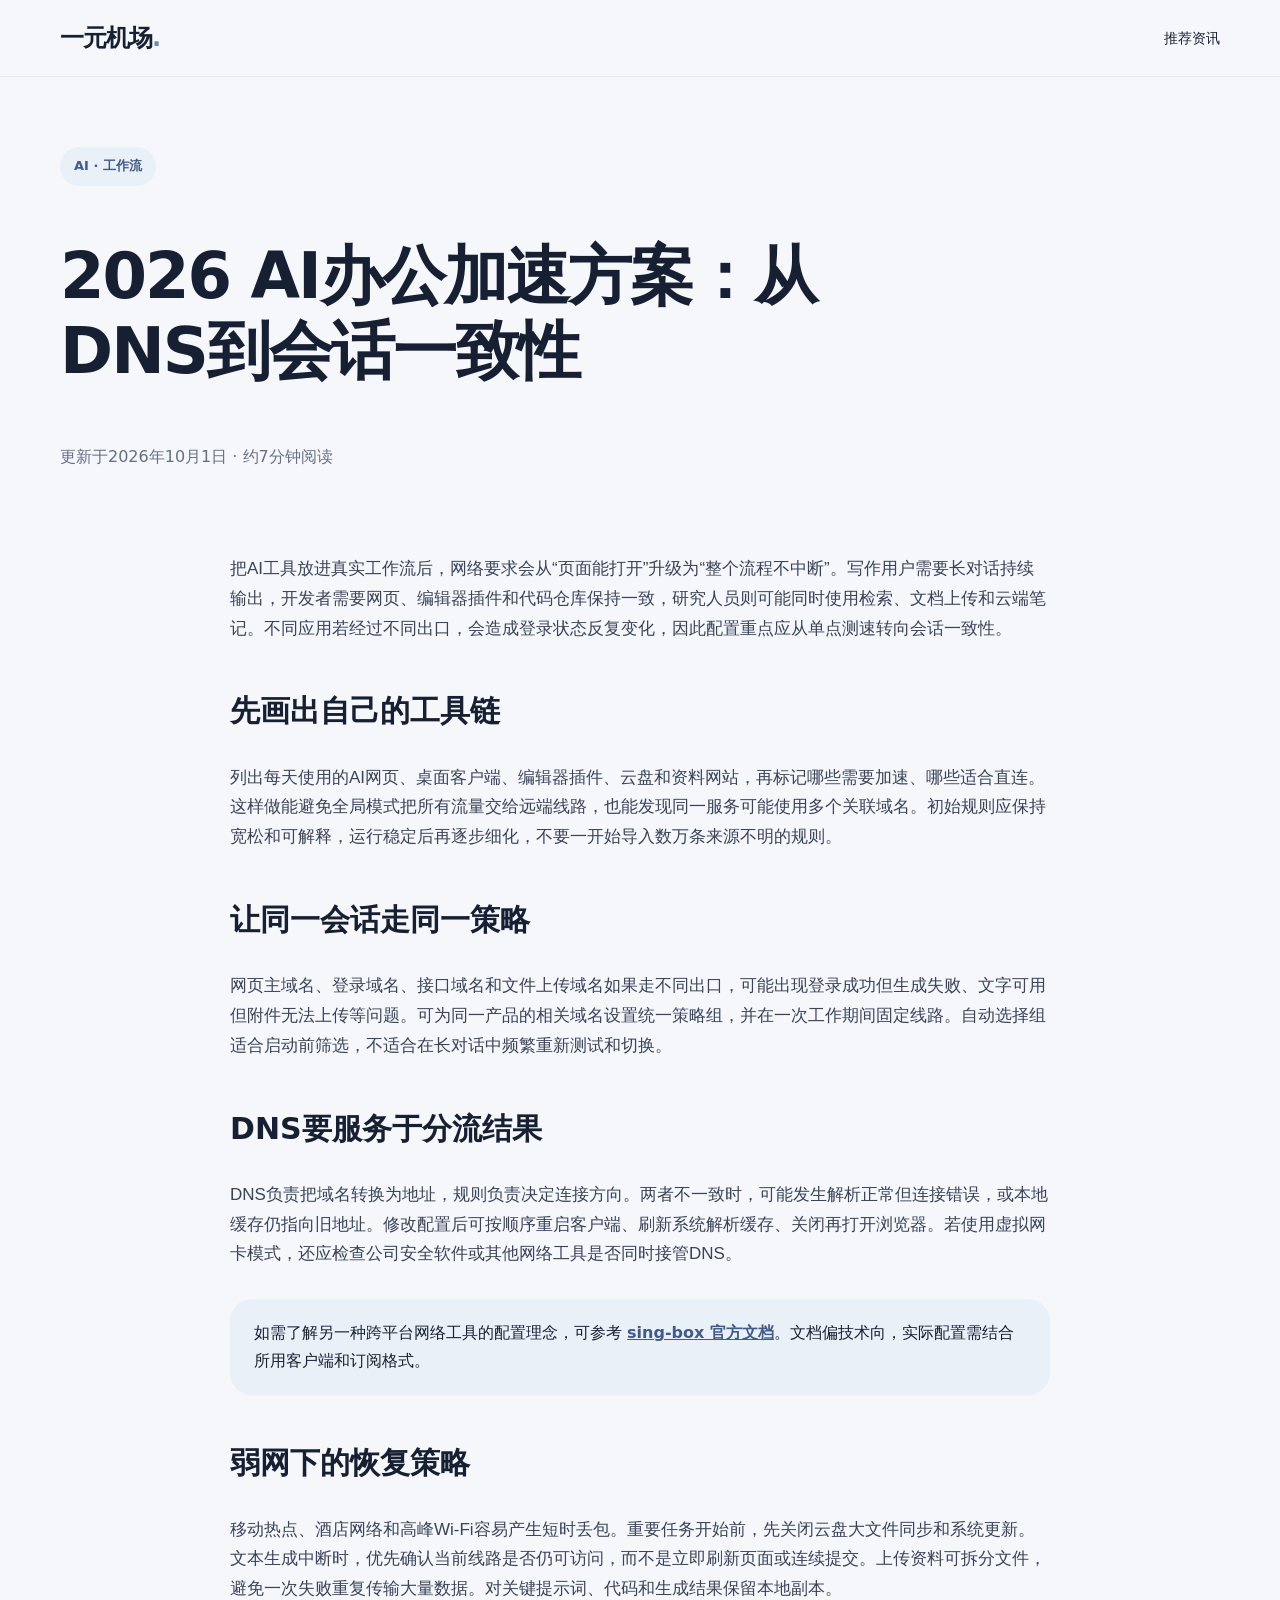
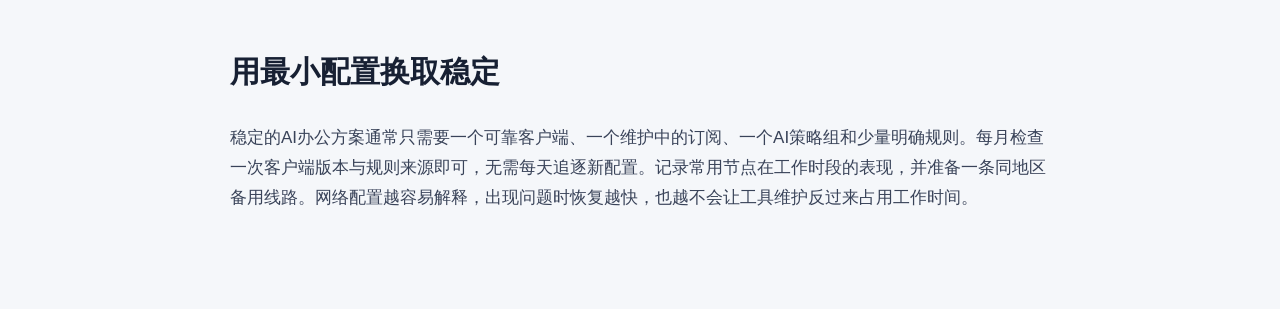
<file: articles/ai-workflow-guide.html>
<!doctype html><html lang="zh-CN"><head><meta charset="utf-8"><meta name="viewport" content="width=device-width,initial-scale=1"><title>2026 AI办公加速进阶指南 | 一元机场</title><meta name="description" content="AI写作、代码与资料工具频繁断连？本文以DNS、分流、会话一致性和弱网恢复为核心，帮助一元机场用户建立稳定高效的AI办公网络环境。"><meta name="keywords" content="AI办公加速,智能分流,DNS配置,会话稳定,机场节点"><link rel="canonical" href="https://yiyuan-jichang.lat/articles/ai-workflow-guide.html"><link rel="stylesheet" href="../css/style.css"><script type="application/ld+json">{"@context":"https://schema.org","@type":"TechArticle","headline":"2026 AI办公加速方案：从DNS到会话一致性","description":"面向AI写作、代码和资料工具的稳定网络工作流。","author":{"@type":"Organization","name":"一元机场编辑部"},"datePublished":"2026-10-01"}</script></head><body><header class="nav"><div class="container nav-inner"><a class="brand" href="../index.html">一元机场<span class="brand-dot">.</span></a><nav class="nav-links"><a href="../insights-k7m2.html">推荐资讯</a></nav></div></header><main><section class="article-hero"><div class="container"><span class="pill">AI · 工作流</span><h1>2026 AI办公加速方案：从DNS到会话一致性</h1><p class="muted">更新于2026年10月1日 · 约7分钟阅读</p></div></section><article class="article">
<p>把AI工具放进真实工作流后，网络要求会从“页面能打开”升级为“整个流程不中断”。写作用户需要长对话持续输出，开发者需要网页、编辑器插件和代码仓库保持一致，研究人员则可能同时使用检索、文档上传和云端笔记。不同应用若经过不同出口，会造成登录状态反复变化，因此配置重点应从单点测速转向会话一致性。</p>
<h2>先画出自己的工具链</h2><p>列出每天使用的AI网页、桌面客户端、编辑器插件、云盘和资料网站，再标记哪些需要加速、哪些适合直连。这样做能避免全局模式把所有流量交给远端线路，也能发现同一服务可能使用多个关联域名。初始规则应保持宽松和可解释，运行稳定后再逐步细化，不要一开始导入数万条来源不明的规则。</p>
<h2>让同一会话走同一策略</h2><p>网页主域名、登录域名、接口域名和文件上传域名如果走不同出口，可能出现登录成功但生成失败、文字可用但附件无法上传等问题。可为同一产品的相关域名设置统一策略组，并在一次工作期间固定线路。自动选择组适合启动前筛选，不适合在长对话中频繁重新测试和切换。</p>
<h2>DNS要服务于分流结果</h2><p>DNS负责把域名转换为地址，规则负责决定连接方向。两者不一致时，可能发生解析正常但连接错误，或本地缓存仍指向旧地址。修改配置后可按顺序重启客户端、刷新系统解析缓存、关闭再打开浏览器。若使用虚拟网卡模式，还应检查公司安全软件或其他网络工具是否同时接管DNS。</p>
<div class="resource">如需了解另一种跨平台网络工具的配置理念，可参考 <a href="https://sing-box.sagernet.org/" target="_blank">sing-box 官方文档</a>。文档偏技术向，实际配置需结合所用客户端和订阅格式。</div>
<h2>弱网下的恢复策略</h2><p>移动热点、酒店网络和高峰Wi-Fi容易产生短时丢包。重要任务开始前，先关闭云盘大文件同步和系统更新。文本生成中断时，优先确认当前线路是否仍可访问，而不是立即刷新页面或连续提交。上传资料可拆分文件，避免一次失败重复传输大量数据。对关键提示词、代码和生成结果保留本地副本。</p>
<h2>用最小配置换取稳定</h2><p>稳定的AI办公方案通常只需要一个可靠客户端、一个维护中的订阅、一个AI策略组和少量明确规则。每月检查一次客户端版本与规则来源即可，无需每天追逐新配置。记录常用节点在工作时段的表现，并准备一条同地区备用线路。网络配置越容易解释，出现问题时恢复越快，也越不会让工具维护反过来占用工作时间。</p>
</article></main></body></html>
</file>
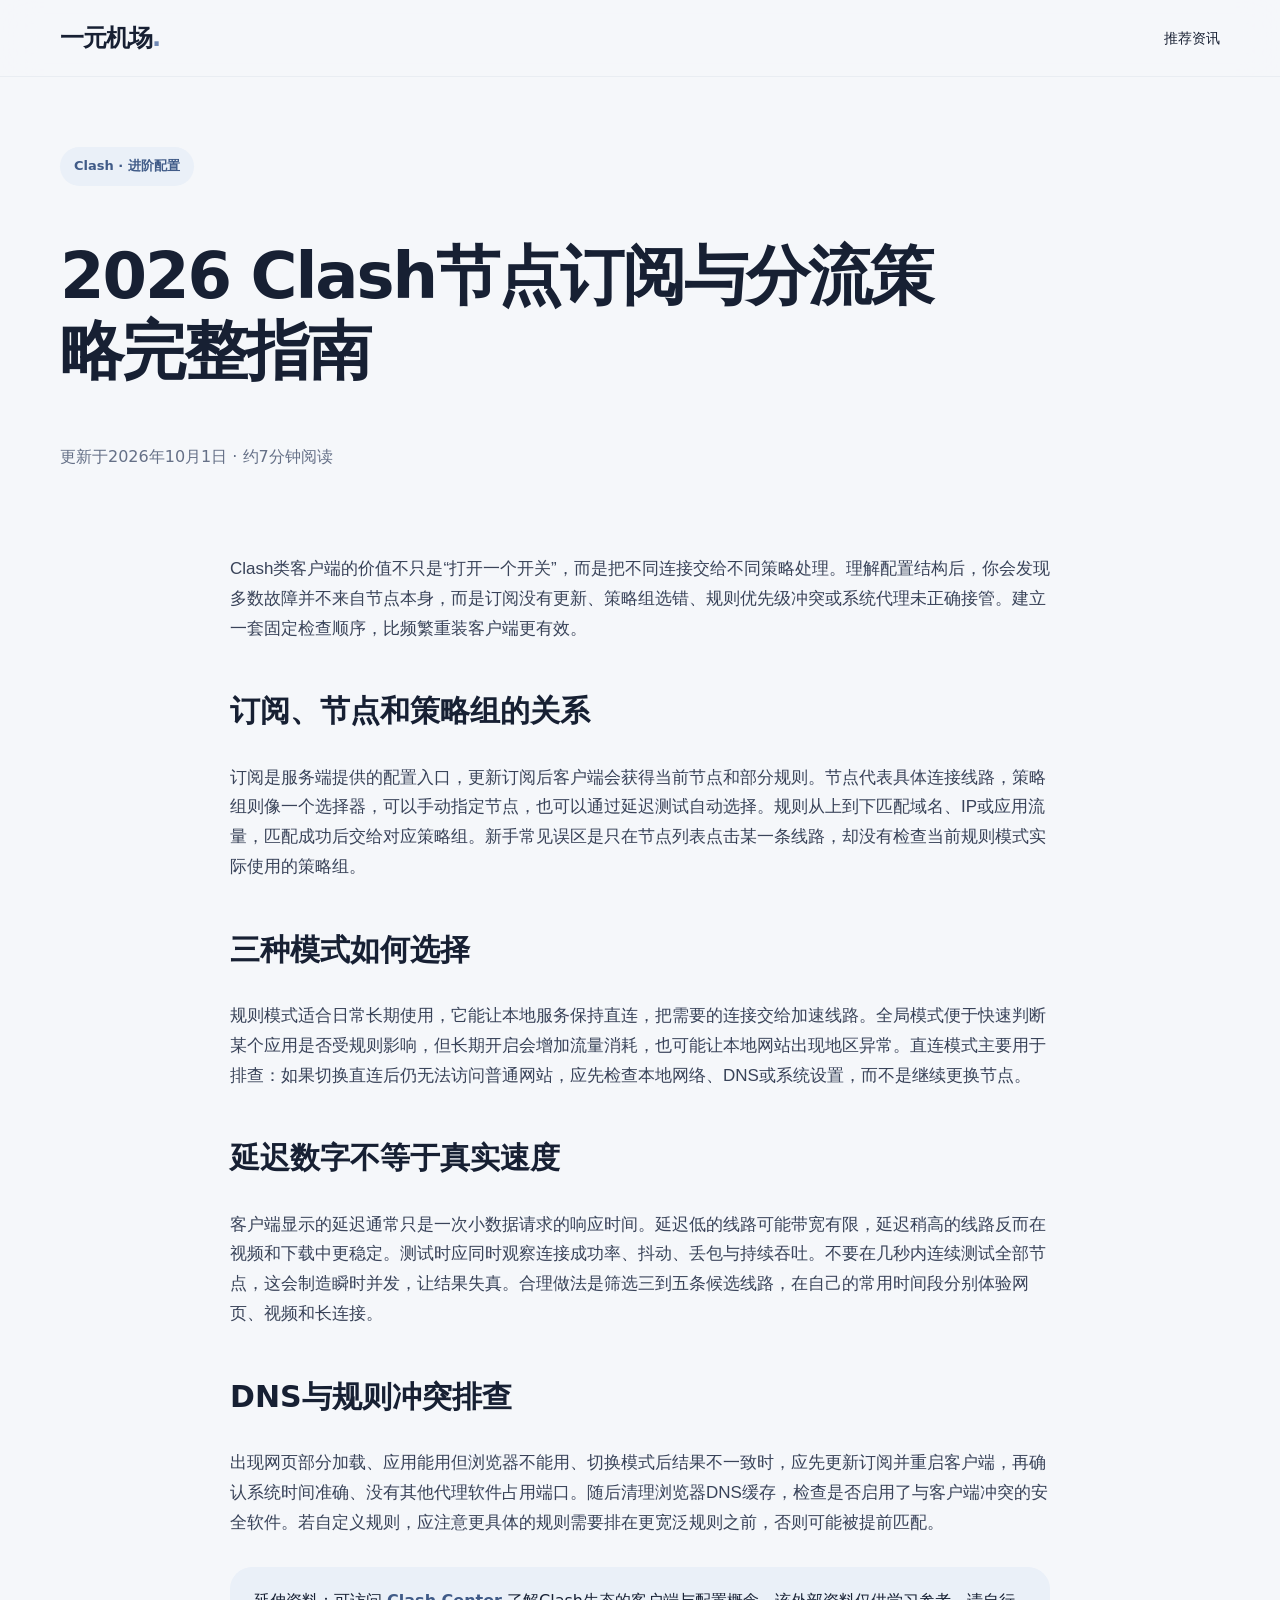
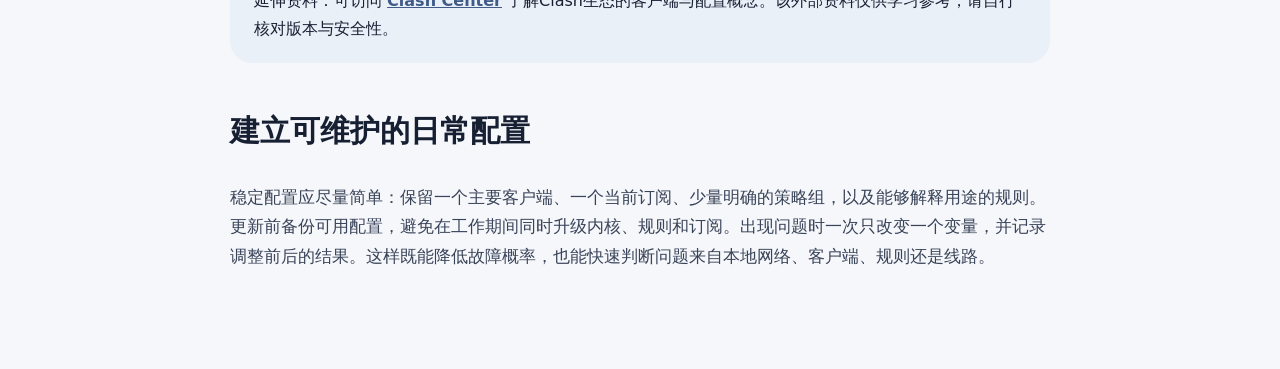
<file: articles/clash-rule-guide.html>
<!doctype html><html lang="zh-CN"><head><meta charset="utf-8"><meta name="viewport" content="width=device-width,initial-scale=1"><title>2026 Clash分流进阶教程 | 一元机场</title><meta name="description" content="Clash节点能连接却体验不稳？本文讲清订阅导入、策略组、规则分流与延迟测试，并结合一元机场使用场景给出排错方法，点击阅读2026进阶配置指南。"><meta name="keywords" content="Clash配置,节点订阅,规则分流,延迟测试,机场加速"><link rel="canonical" href="https://yiyuan-jichang.lat/articles/clash-rule-guide.html"><link rel="stylesheet" href="../css/style.css"><script type="application/ld+json">{"@context":"https://schema.org","@type":"TechArticle","headline":"2026 Clash节点订阅与分流策略完整指南","description":"讲解Clash订阅导入、策略组、规则分流与延迟测试。","author":{"@type":"Organization","name":"一元机场编辑部"},"datePublished":"2026-10-01"}</script></head><body><header class="nav"><div class="container nav-inner"><a class="brand" href="../index.html">一元机场<span class="brand-dot">.</span></a><nav class="nav-links"><a href="../insights-k7m2.html">推荐资讯</a></nav></div></header><main><section class="article-hero"><div class="container"><span class="pill">Clash · 进阶配置</span><h1>2026 Clash节点订阅与分流策略完整指南</h1><p class="muted">更新于2026年10月1日 · 约7分钟阅读</p></div></section><article class="article">
<p>Clash类客户端的价值不只是“打开一个开关”，而是把不同连接交给不同策略处理。理解配置结构后，你会发现多数故障并不来自节点本身，而是订阅没有更新、策略组选错、规则优先级冲突或系统代理未正确接管。建立一套固定检查顺序，比频繁重装客户端更有效。</p>
<h2>订阅、节点和策略组的关系</h2><p>订阅是服务端提供的配置入口，更新订阅后客户端会获得当前节点和部分规则。节点代表具体连接线路，策略组则像一个选择器，可以手动指定节点，也可以通过延迟测试自动选择。规则从上到下匹配域名、IP或应用流量，匹配成功后交给对应策略组。新手常见误区是只在节点列表点击某一条线路，却没有检查当前规则模式实际使用的策略组。</p>
<h2>三种模式如何选择</h2><p>规则模式适合日常长期使用，它能让本地服务保持直连，把需要的连接交给加速线路。全局模式便于快速判断某个应用是否受规则影响，但长期开启会增加流量消耗，也可能让本地网站出现地区异常。直连模式主要用于排查：如果切换直连后仍无法访问普通网站，应先检查本地网络、DNS或系统设置，而不是继续更换节点。</p>
<h2>延迟数字不等于真实速度</h2><p>客户端显示的延迟通常只是一次小数据请求的响应时间。延迟低的线路可能带宽有限，延迟稍高的线路反而在视频和下载中更稳定。测试时应同时观察连接成功率、抖动、丢包与持续吞吐。不要在几秒内连续测试全部节点，这会制造瞬时并发，让结果失真。合理做法是筛选三到五条候选线路，在自己的常用时间段分别体验网页、视频和长连接。</p>
<h2>DNS与规则冲突排查</h2><p>出现网页部分加载、应用能用但浏览器不能用、切换模式后结果不一致时，应先更新订阅并重启客户端，再确认系统时间准确、没有其他代理软件占用端口。随后清理浏览器DNS缓存，检查是否启用了与客户端冲突的安全软件。若自定义规则，应注意更具体的规则需要排在更宽泛规则之前，否则可能被提前匹配。</p>
<div class="resource">延伸资料：可访问 <a href="https://clashcenter.org/" target="_blank">Clash Center</a> 了解Clash生态的客户端与配置概念。该外部资料仅供学习参考，请自行核对版本与安全性。</div>
<h2>建立可维护的日常配置</h2><p>稳定配置应尽量简单：保留一个主要客户端、一个当前订阅、少量明确的策略组，以及能够解释用途的规则。更新前备份可用配置，避免在工作期间同时升级内核、规则和订阅。出现问题时一次只改变一个变量，并记录调整前后的结果。这样既能降低故障概率，也能快速判断问题来自本地网络、客户端、规则还是线路。</p>
</article></main></body></html>
</file>
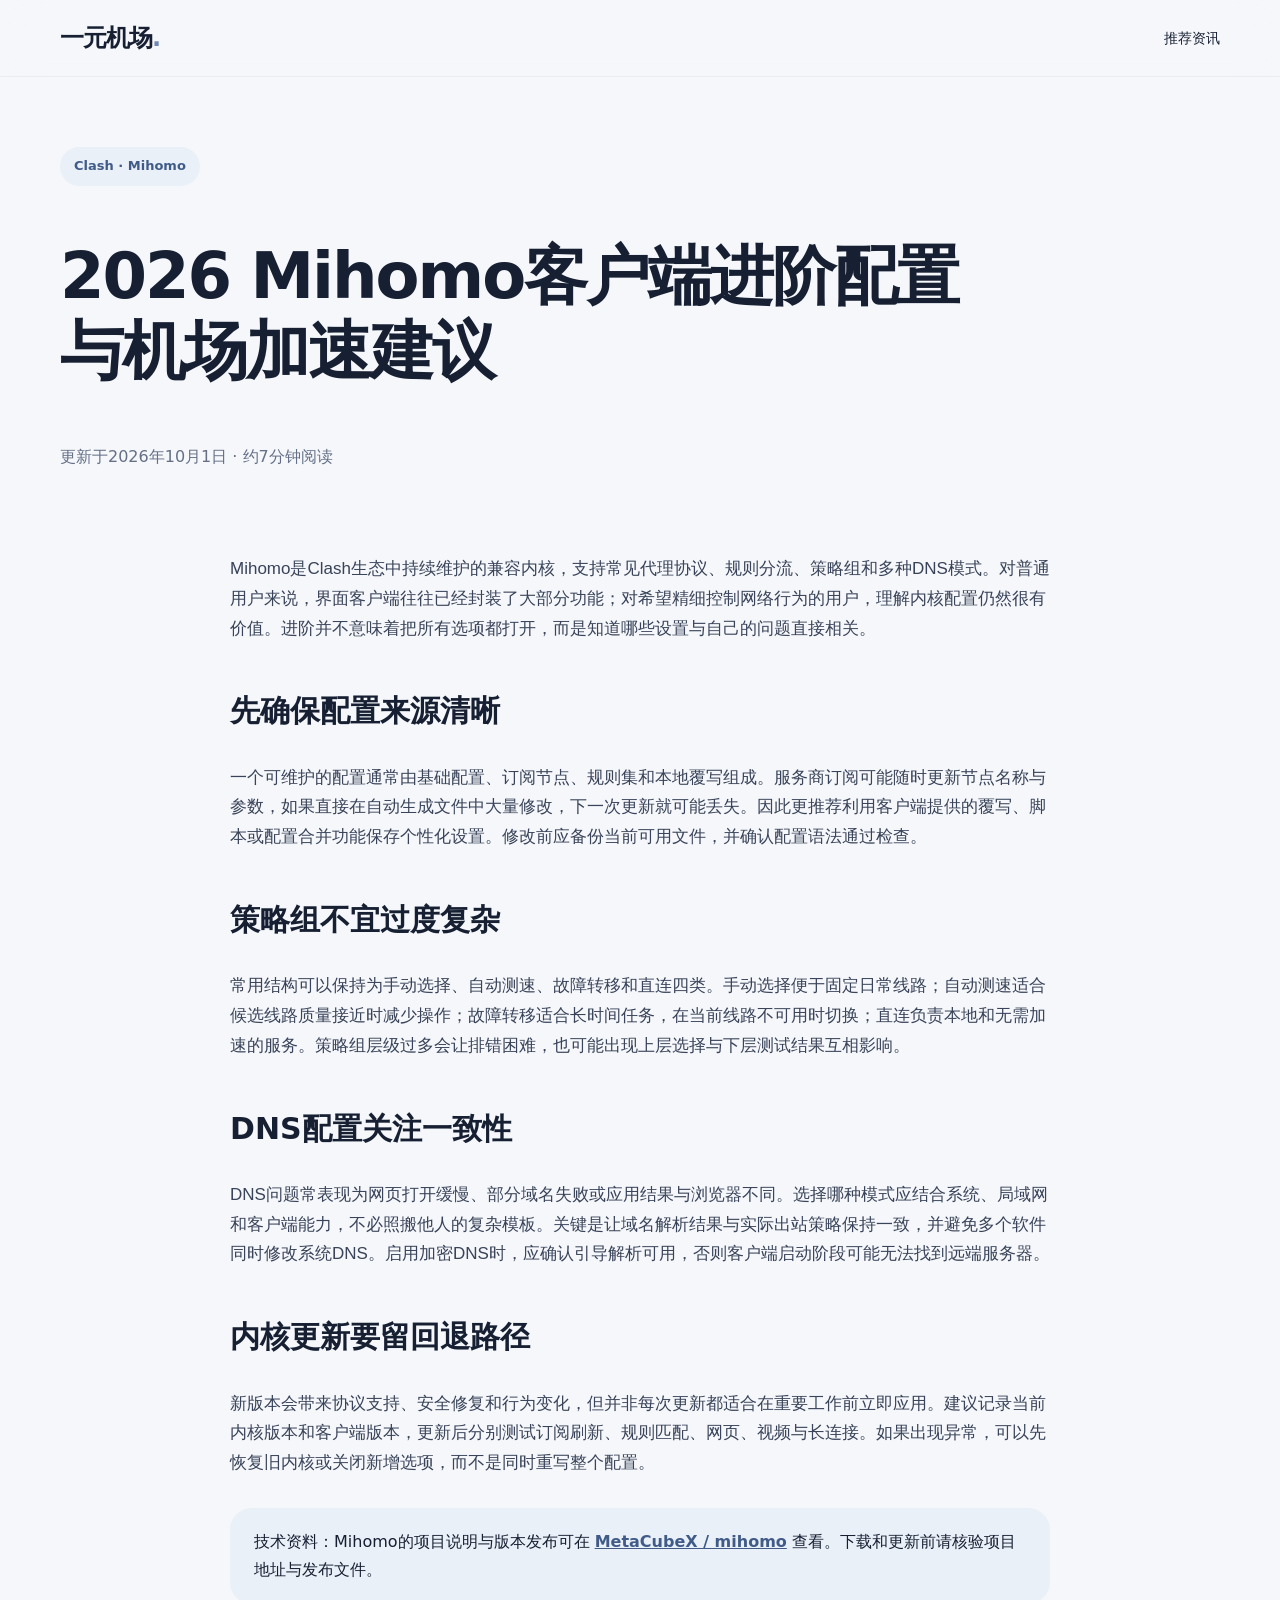
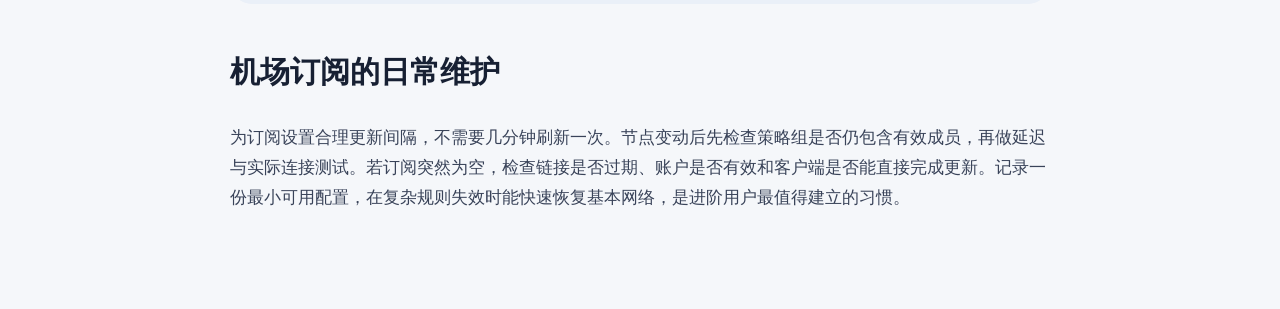
<file: articles/mihomo-guide.html>
<!doctype html><html lang="zh-CN"><head><meta charset="utf-8"><meta name="viewport" content="width=device-width,initial-scale=1"><title>2026 Mihomo配置进阶教程 | 一元机场</title><meta name="description" content="Mihomo配置项太多不知道从哪里开始？本文围绕Clash兼容内核、DNS、策略组和机场订阅维护给出清晰步骤，帮助进阶用户获得稳定连接体验。"><meta name="keywords" content="Mihomo配置,Clash内核,节点订阅,DNS设置,网络加速"><link rel="canonical" href="https://yiyuan-jichang.lat/articles/mihomo-guide.html"><link rel="stylesheet" href="../css/style.css"><script type="application/ld+json">{"@context":"https://schema.org","@type":"TechArticle","headline":"2026 Mihomo客户端进阶配置与机场加速建议","description":"围绕Mihomo内核、DNS、策略组和订阅维护给出配置方法。","author":{"@type":"Organization","name":"一元机场编辑部"},"datePublished":"2026-10-01"}</script></head><body><header class="nav"><div class="container nav-inner"><a class="brand" href="../index.html">一元机场<span class="brand-dot">.</span></a><nav class="nav-links"><a href="../insights-k7m2.html">推荐资讯</a></nav></div></header><main><section class="article-hero"><div class="container"><span class="pill">Clash · Mihomo</span><h1>2026 Mihomo客户端进阶配置与机场加速建议</h1><p class="muted">更新于2026年10月1日 · 约7分钟阅读</p></div></section><article class="article">
<p>Mihomo是Clash生态中持续维护的兼容内核，支持常见代理协议、规则分流、策略组和多种DNS模式。对普通用户来说，界面客户端往往已经封装了大部分功能；对希望精细控制网络行为的用户，理解内核配置仍然很有价值。进阶并不意味着把所有选项都打开，而是知道哪些设置与自己的问题直接相关。</p>
<h2>先确保配置来源清晰</h2><p>一个可维护的配置通常由基础配置、订阅节点、规则集和本地覆写组成。服务商订阅可能随时更新节点名称与参数，如果直接在自动生成文件中大量修改，下一次更新就可能丢失。因此更推荐利用客户端提供的覆写、脚本或配置合并功能保存个性化设置。修改前应备份当前可用文件，并确认配置语法通过检查。</p>
<h2>策略组不宜过度复杂</h2><p>常用结构可以保持为手动选择、自动测速、故障转移和直连四类。手动选择便于固定日常线路；自动测速适合候选线路质量接近时减少操作；故障转移适合长时间任务，在当前线路不可用时切换；直连负责本地和无需加速的服务。策略组层级过多会让排错困难，也可能出现上层选择与下层测试结果互相影响。</p>
<h2>DNS配置关注一致性</h2><p>DNS问题常表现为网页打开缓慢、部分域名失败或应用结果与浏览器不同。选择哪种模式应结合系统、局域网和客户端能力，不必照搬他人的复杂模板。关键是让域名解析结果与实际出站策略保持一致，并避免多个软件同时修改系统DNS。启用加密DNS时，应确认引导解析可用，否则客户端启动阶段可能无法找到远端服务器。</p>
<h2>内核更新要留回退路径</h2><p>新版本会带来协议支持、安全修复和行为变化，但并非每次更新都适合在重要工作前立即应用。建议记录当前内核版本和客户端版本，更新后分别测试订阅刷新、规则匹配、网页、视频与长连接。如果出现异常，可以先恢复旧内核或关闭新增选项，而不是同时重写整个配置。</p>
<div class="resource">技术资料：Mihomo的项目说明与版本发布可在 <a href="https://github.com/MetaCubeX/mihomo" target="_blank">MetaCubeX / mihomo</a> 查看。下载和更新前请核验项目地址与发布文件。</div>
<h2>机场订阅的日常维护</h2><p>为订阅设置合理更新间隔，不需要几分钟刷新一次。节点变动后先检查策略组是否仍包含有效成员，再做延迟与实际连接测试。若订阅突然为空，检查链接是否过期、账户是否有效和客户端是否能直接完成更新。记录一份最小可用配置，在复杂规则失效时能快速恢复基本网络，是进阶用户最值得建立的习惯。</p>
</article></main></body></html>
</file>
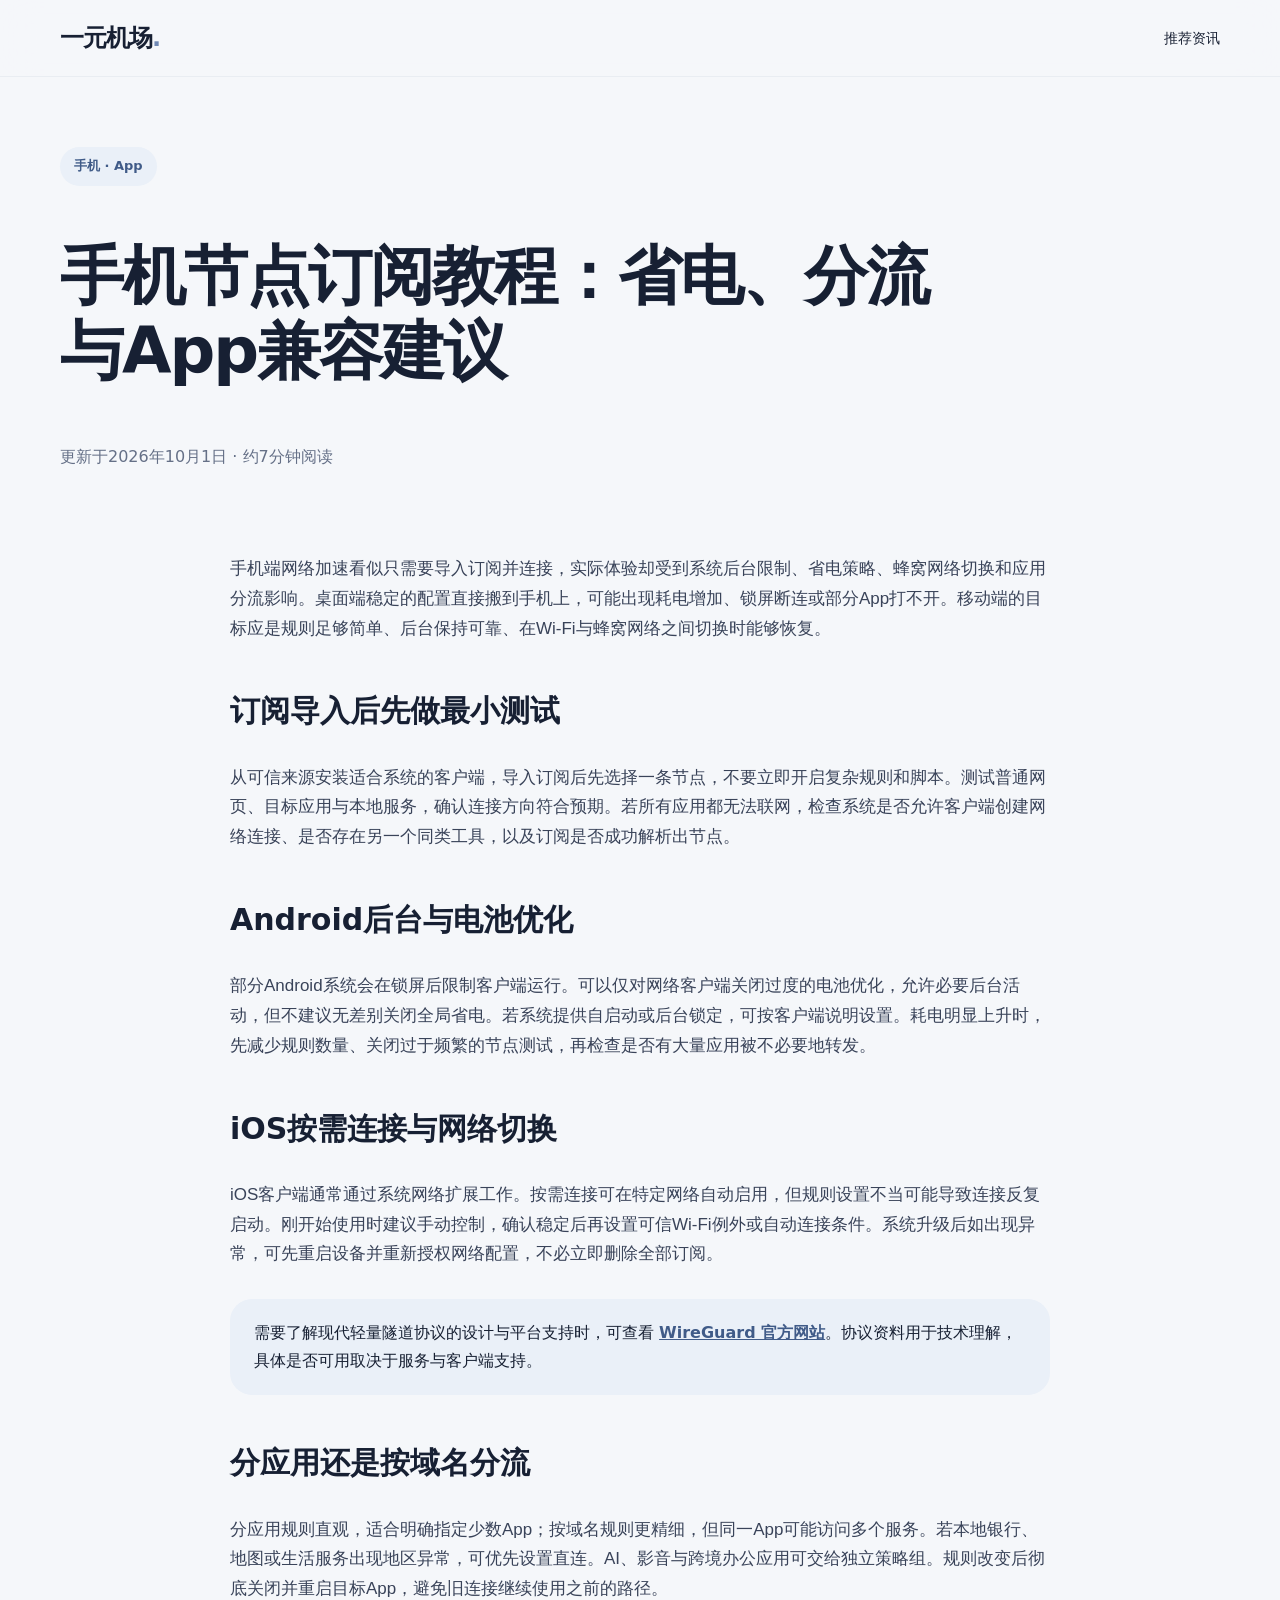
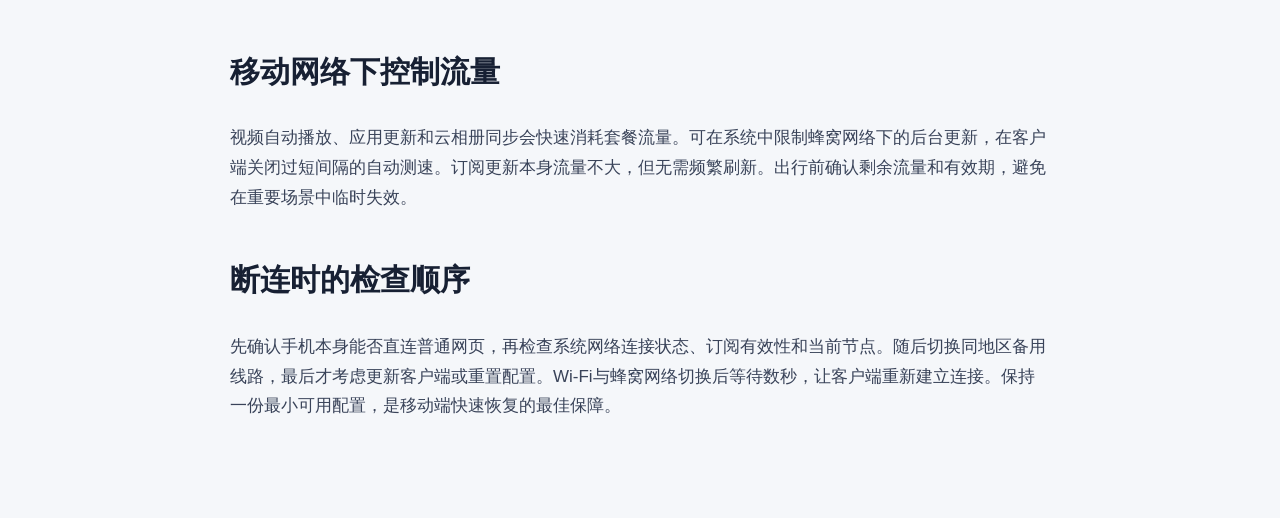
<file: articles/mobile-app-guide.html>
<!doctype html><html lang="zh-CN"><head><meta charset="utf-8"><meta name="viewport" content="width=device-width,initial-scale=1"><title>手机节点订阅实用教程 | 一元机场</title><meta name="description" content="手机节点订阅耗电、断连或App不兼容？本文讲解移动端导入、按需连接、分应用规则和省电设置，帮助Android与iOS用户改善网络加速体验。"><meta name="keywords" content="手机节点订阅,Android加速,iOS客户端,分应用规则,省电设置"><link rel="canonical" href="https://yiyuan-jichang.lat/articles/mobile-app-guide.html"><link rel="stylesheet" href="../css/style.css"><script type="application/ld+json">{"@context":"https://schema.org","@type":"TechArticle","headline":"手机节点订阅教程：省电、分流与App兼容建议","description":"讲解移动端订阅导入、按需连接、分应用规则与省电设置。","author":{"@type":"Organization","name":"一元机场编辑部"},"datePublished":"2026-10-01"}</script></head><body><header class="nav"><div class="container nav-inner"><a class="brand" href="../index.html">一元机场<span class="brand-dot">.</span></a><nav class="nav-links"><a href="../insights-k7m2.html">推荐资讯</a></nav></div></header><main><section class="article-hero"><div class="container"><span class="pill">手机 · App</span><h1>手机节点订阅教程：省电、分流与App兼容建议</h1><p class="muted">更新于2026年10月1日 · 约7分钟阅读</p></div></section><article class="article">
<p>手机端网络加速看似只需要导入订阅并连接，实际体验却受到系统后台限制、省电策略、蜂窝网络切换和应用分流影响。桌面端稳定的配置直接搬到手机上，可能出现耗电增加、锁屏断连或部分App打不开。移动端的目标应是规则足够简单、后台保持可靠、在Wi-Fi与蜂窝网络之间切换时能够恢复。</p>
<h2>订阅导入后先做最小测试</h2><p>从可信来源安装适合系统的客户端，导入订阅后先选择一条节点，不要立即开启复杂规则和脚本。测试普通网页、目标应用与本地服务，确认连接方向符合预期。若所有应用都无法联网，检查系统是否允许客户端创建网络连接、是否存在另一个同类工具，以及订阅是否成功解析出节点。</p>
<h2>Android后台与电池优化</h2><p>部分Android系统会在锁屏后限制客户端运行。可以仅对网络客户端关闭过度的电池优化，允许必要后台活动，但不建议无差别关闭全局省电。若系统提供自启动或后台锁定，可按客户端说明设置。耗电明显上升时，先减少规则数量、关闭过于频繁的节点测试，再检查是否有大量应用被不必要地转发。</p>
<h2>iOS按需连接与网络切换</h2><p>iOS客户端通常通过系统网络扩展工作。按需连接可在特定网络自动启用，但规则设置不当可能导致连接反复启动。刚开始使用时建议手动控制，确认稳定后再设置可信Wi-Fi例外或自动连接条件。系统升级后如出现异常，可先重启设备并重新授权网络配置，不必立即删除全部订阅。</p>
<div class="resource">需要了解现代轻量隧道协议的设计与平台支持时，可查看 <a href="https://www.wireguard.com/" target="_blank">WireGuard 官方网站</a>。协议资料用于技术理解，具体是否可用取决于服务与客户端支持。</div>
<h2>分应用还是按域名分流</h2><p>分应用规则直观，适合明确指定少数App；按域名规则更精细，但同一App可能访问多个服务。若本地银行、地图或生活服务出现地区异常，可优先设置直连。AI、影音与跨境办公应用可交给独立策略组。规则改变后彻底关闭并重启目标App，避免旧连接继续使用之前的路径。</p>
<h2>移动网络下控制流量</h2><p>视频自动播放、应用更新和云相册同步会快速消耗套餐流量。可在系统中限制蜂窝网络下的后台更新，在客户端关闭过短间隔的自动测速。订阅更新本身流量不大，但无需频繁刷新。出行前确认剩余流量和有效期，避免在重要场景中临时失效。</p>
<h2>断连时的检查顺序</h2><p>先确认手机本身能否直连普通网页，再检查系统网络连接状态、订阅有效性和当前节点。随后切换同地区备用线路，最后才考虑更新客户端或重置配置。Wi-Fi与蜂窝网络切换后等待数秒，让客户端重新建立连接。保持一份最小可用配置，是移动端快速恢复的最佳保障。</p>
</article></main></body></html>
</file>
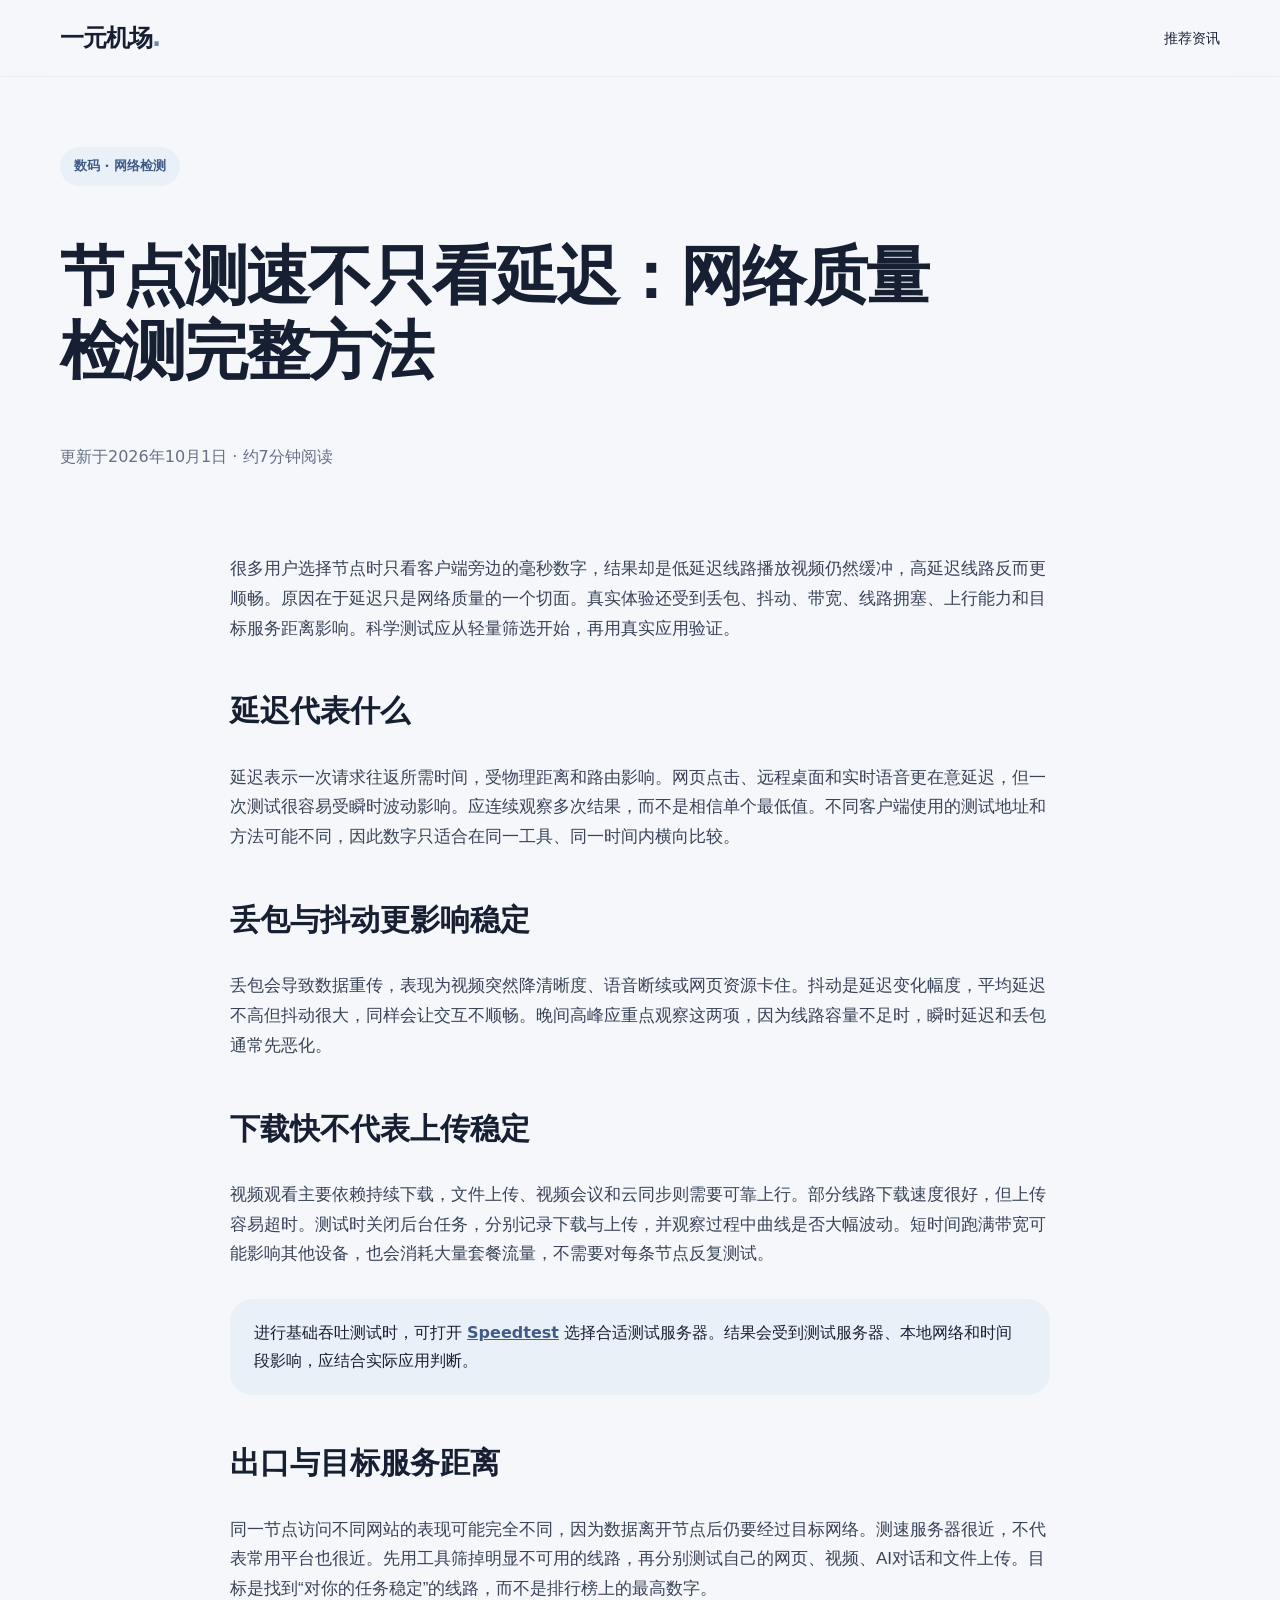
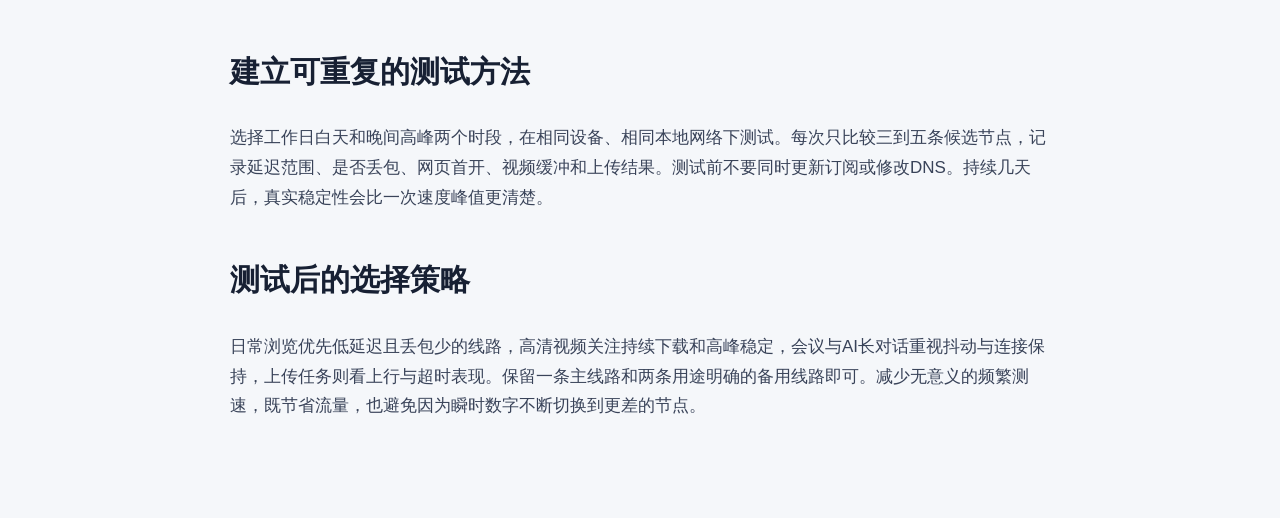
<file: articles/network-test-guide.html>
<!doctype html><html lang="zh-CN"><head><meta charset="utf-8"><meta name="viewport" content="width=device-width,initial-scale=1"><title>节点测速与网络检测指南 | 一元机场</title><meta name="description" content="节点延迟很低却仍然卡顿？本文从丢包、抖动、下载上传、出口地区和应用实测解释网络质量，帮助用户科学选择机场加速线路。"><meta name="keywords" content="节点测速,网络检测,延迟丢包,带宽测试,线路选择"><link rel="canonical" href="https://yiyuan-jichang.lat/articles/network-test-guide.html"><link rel="stylesheet" href="../css/style.css"><script type="application/ld+json">{"@context":"https://schema.org","@type":"TechArticle","headline":"节点测速不只看延迟：网络质量检测完整方法","description":"从延迟、丢包、抖动、吞吐与应用实测理解节点质量。","author":{"@type":"Organization","name":"一元机场编辑部"},"datePublished":"2026-10-01"}</script></head><body><header class="nav"><div class="container nav-inner"><a class="brand" href="../index.html">一元机场<span class="brand-dot">.</span></a><nav class="nav-links"><a href="../insights-k7m2.html">推荐资讯</a></nav></div></header><main><section class="article-hero"><div class="container"><span class="pill">数码 · 网络检测</span><h1>节点测速不只看延迟：网络质量检测完整方法</h1><p class="muted">更新于2026年10月1日 · 约7分钟阅读</p></div></section><article class="article">
<p>很多用户选择节点时只看客户端旁边的毫秒数字，结果却是低延迟线路播放视频仍然缓冲，高延迟线路反而更顺畅。原因在于延迟只是网络质量的一个切面。真实体验还受到丢包、抖动、带宽、线路拥塞、上行能力和目标服务距离影响。科学测试应从轻量筛选开始，再用真实应用验证。</p>
<h2>延迟代表什么</h2><p>延迟表示一次请求往返所需时间，受物理距离和路由影响。网页点击、远程桌面和实时语音更在意延迟，但一次测试很容易受瞬时波动影响。应连续观察多次结果，而不是相信单个最低值。不同客户端使用的测试地址和方法可能不同，因此数字只适合在同一工具、同一时间内横向比较。</p>
<h2>丢包与抖动更影响稳定</h2><p>丢包会导致数据重传，表现为视频突然降清晰度、语音断续或网页资源卡住。抖动是延迟变化幅度，平均延迟不高但抖动很大，同样会让交互不顺畅。晚间高峰应重点观察这两项，因为线路容量不足时，瞬时延迟和丢包通常先恶化。</p>
<h2>下载快不代表上传稳定</h2><p>视频观看主要依赖持续下载，文件上传、视频会议和云同步则需要可靠上行。部分线路下载速度很好，但上传容易超时。测试时关闭后台任务，分别记录下载与上传，并观察过程中曲线是否大幅波动。短时间跑满带宽可能影响其他设备，也会消耗大量套餐流量，不需要对每条节点反复测试。</p>
<div class="resource">进行基础吞吐测试时，可打开 <a href="https://www.speedtest.net/" target="_blank">Speedtest</a> 选择合适测试服务器。结果会受到测试服务器、本地网络和时间段影响，应结合实际应用判断。</div>
<h2>出口与目标服务距离</h2><p>同一节点访问不同网站的表现可能完全不同，因为数据离开节点后仍要经过目标网络。测速服务器很近，不代表常用平台也很近。先用工具筛掉明显不可用的线路，再分别测试自己的网页、视频、AI对话和文件上传。目标是找到“对你的任务稳定”的线路，而不是排行榜上的最高数字。</p>
<h2>建立可重复的测试方法</h2><p>选择工作日白天和晚间高峰两个时段，在相同设备、相同本地网络下测试。每次只比较三到五条候选节点，记录延迟范围、是否丢包、网页首开、视频缓冲和上传结果。测试前不要同时更新订阅或修改DNS。持续几天后，真实稳定性会比一次速度峰值更清楚。</p>
<h2>测试后的选择策略</h2><p>日常浏览优先低延迟且丢包少的线路，高清视频关注持续下载和高峰稳定，会议与AI长对话重视抖动与连接保持，上传任务则看上行与超时表现。保留一条主线路和两条用途明确的备用线路即可。减少无意义的频繁测速，既节省流量，也避免因为瞬时数字不断切换到更差的节点。</p>
</article></main></body></html>
</file>
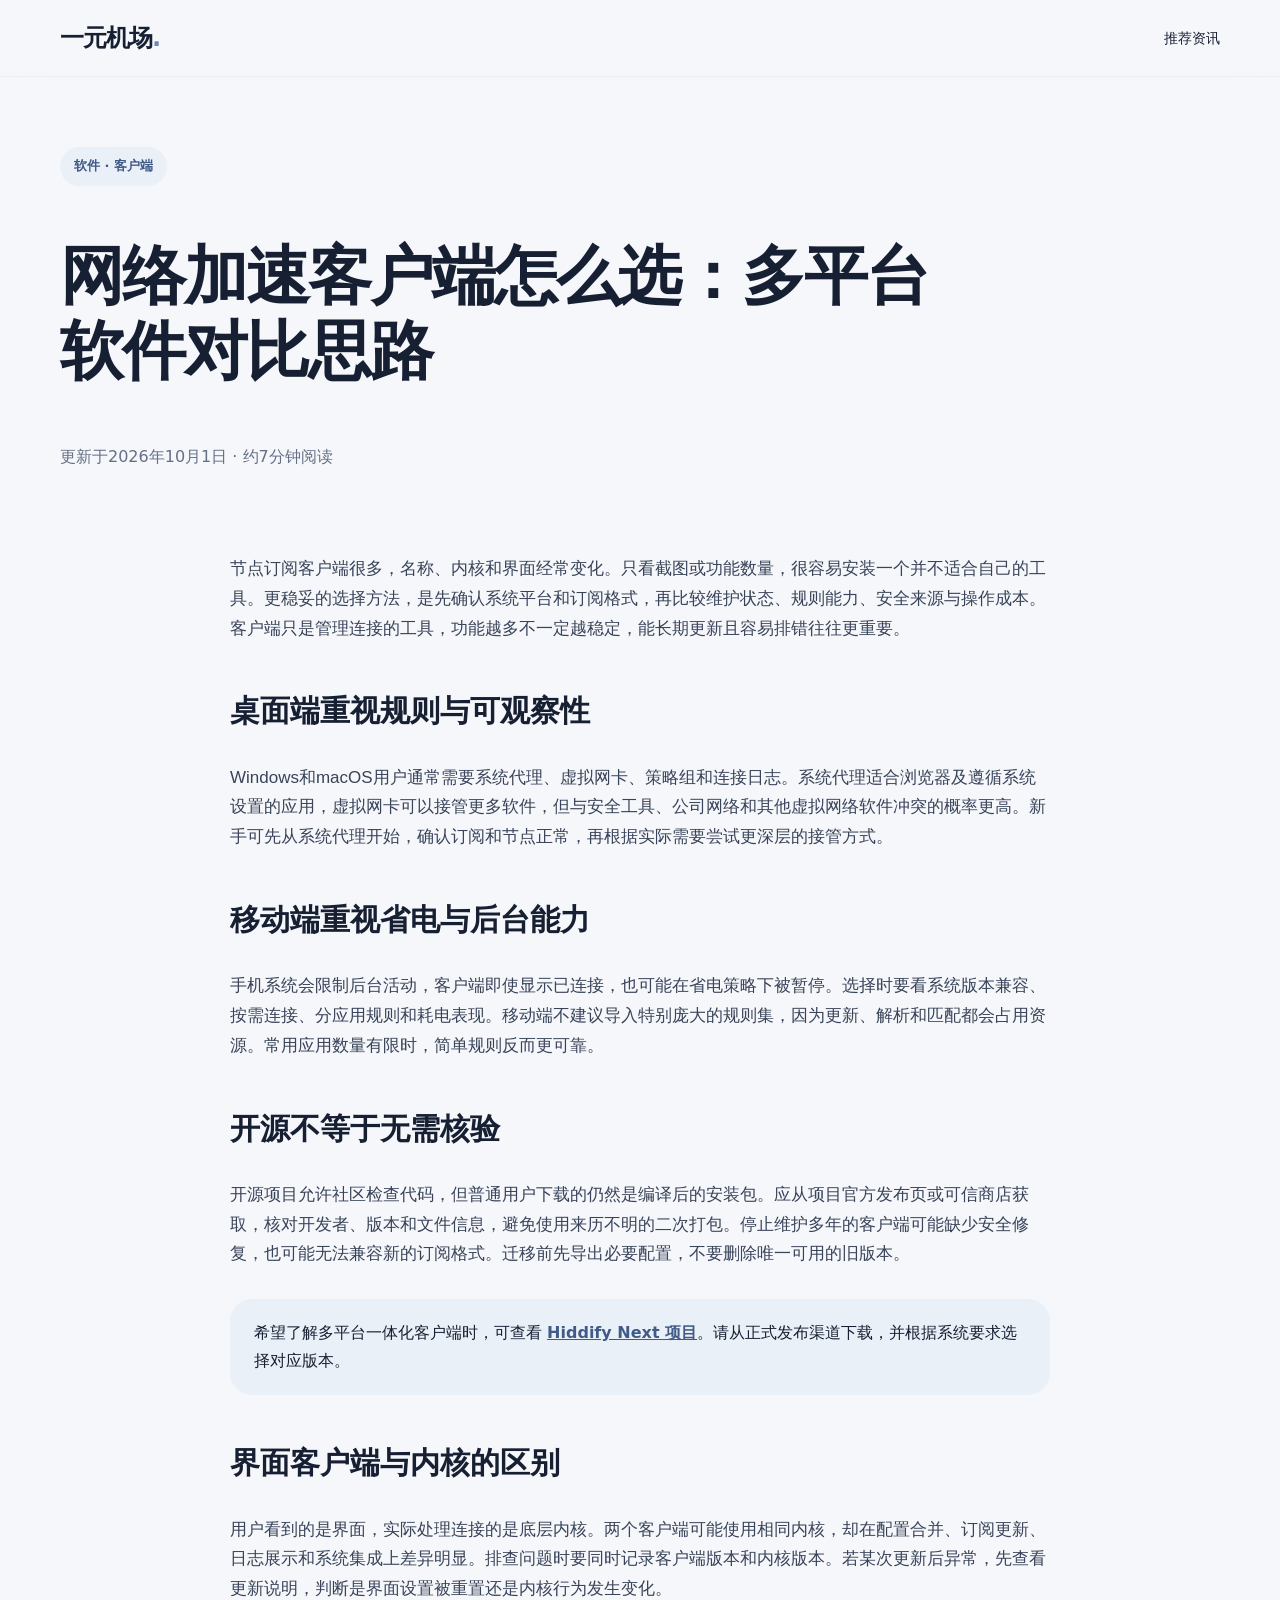
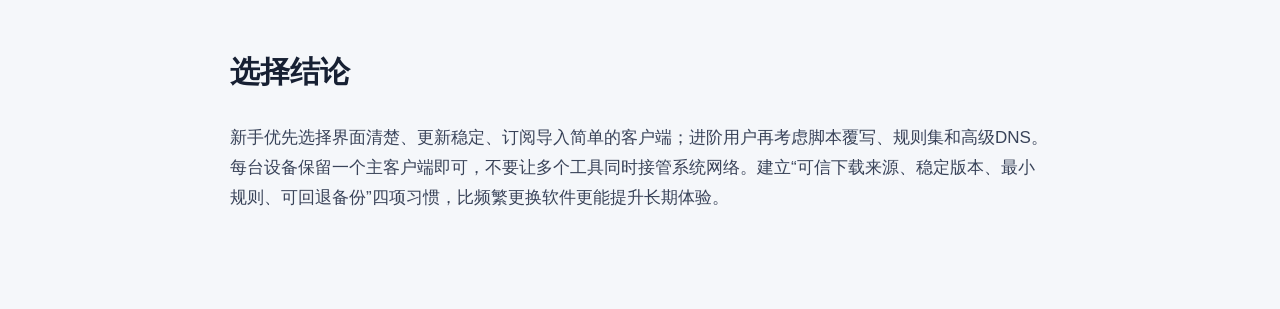
<file: articles/software-client-guide.html>
<!doctype html><html lang="zh-CN"><head><meta charset="utf-8"><meta name="viewport" content="width=device-width,initial-scale=1"><title>网络加速客户端深度对比 | 一元机场</title><meta name="description" content="面对众多节点订阅软件不知道怎么选？本文从系统平台、规则能力、更新维护和易用性对比客户端类型，帮助新手找到适合自己的网络加速工具。"><meta name="keywords" content="加速客户端,节点软件,多平台订阅,规则分流,客户端选择"><link rel="canonical" href="https://yiyuan-jichang.lat/articles/software-client-guide.html"><link rel="stylesheet" href="../css/style.css"><script type="application/ld+json">{"@context":"https://schema.org","@type":"TechArticle","headline":"网络加速客户端怎么选：多平台软件对比思路","description":"从平台、规则能力、维护和易用性对比节点订阅客户端。","author":{"@type":"Organization","name":"一元机场编辑部"},"datePublished":"2026-10-01"}</script></head><body><header class="nav"><div class="container nav-inner"><a class="brand" href="../index.html">一元机场<span class="brand-dot">.</span></a><nav class="nav-links"><a href="../insights-k7m2.html">推荐资讯</a></nav></div></header><main><section class="article-hero"><div class="container"><span class="pill">软件 · 客户端</span><h1>网络加速客户端怎么选：多平台软件对比思路</h1><p class="muted">更新于2026年10月1日 · 约7分钟阅读</p></div></section><article class="article">
<p>节点订阅客户端很多，名称、内核和界面经常变化。只看截图或功能数量，很容易安装一个并不适合自己的工具。更稳妥的选择方法，是先确认系统平台和订阅格式，再比较维护状态、规则能力、安全来源与操作成本。客户端只是管理连接的工具，功能越多不一定越稳定，能长期更新且容易排错往往更重要。</p>
<h2>桌面端重视规则与可观察性</h2><p>Windows和macOS用户通常需要系统代理、虚拟网卡、策略组和连接日志。系统代理适合浏览器及遵循系统设置的应用，虚拟网卡可以接管更多软件，但与安全工具、公司网络和其他虚拟网络软件冲突的概率更高。新手可先从系统代理开始，确认订阅和节点正常，再根据实际需要尝试更深层的接管方式。</p>
<h2>移动端重视省电与后台能力</h2><p>手机系统会限制后台活动，客户端即使显示已连接，也可能在省电策略下被暂停。选择时要看系统版本兼容、按需连接、分应用规则和耗电表现。移动端不建议导入特别庞大的规则集，因为更新、解析和匹配都会占用资源。常用应用数量有限时，简单规则反而更可靠。</p>
<h2>开源不等于无需核验</h2><p>开源项目允许社区检查代码，但普通用户下载的仍然是编译后的安装包。应从项目官方发布页或可信商店获取，核对开发者、版本和文件信息，避免使用来历不明的二次打包。停止维护多年的客户端可能缺少安全修复，也可能无法兼容新的订阅格式。迁移前先导出必要配置，不要删除唯一可用的旧版本。</p>
<div class="resource">希望了解多平台一体化客户端时，可查看 <a href="https://github.com/hiddify/hiddify-next" target="_blank">Hiddify Next 项目</a>。请从正式发布渠道下载，并根据系统要求选择对应版本。</div>
<h2>界面客户端与内核的区别</h2><p>用户看到的是界面，实际处理连接的是底层内核。两个客户端可能使用相同内核，却在配置合并、订阅更新、日志展示和系统集成上差异明显。排查问题时要同时记录客户端版本和内核版本。若某次更新后异常，先查看更新说明，判断是界面设置被重置还是内核行为发生变化。</p>
<h2>选择结论</h2><p>新手优先选择界面清楚、更新稳定、订阅导入简单的客户端；进阶用户再考虑脚本覆写、规则集和高级DNS。每台设备保留一个主客户端即可，不要让多个工具同时接管系统网络。建立“可信下载来源、稳定版本、最小规则、可回退备份”四项习惯，比频繁更换软件更能提升长期体验。</p>
</article></main></body></html>
</file>
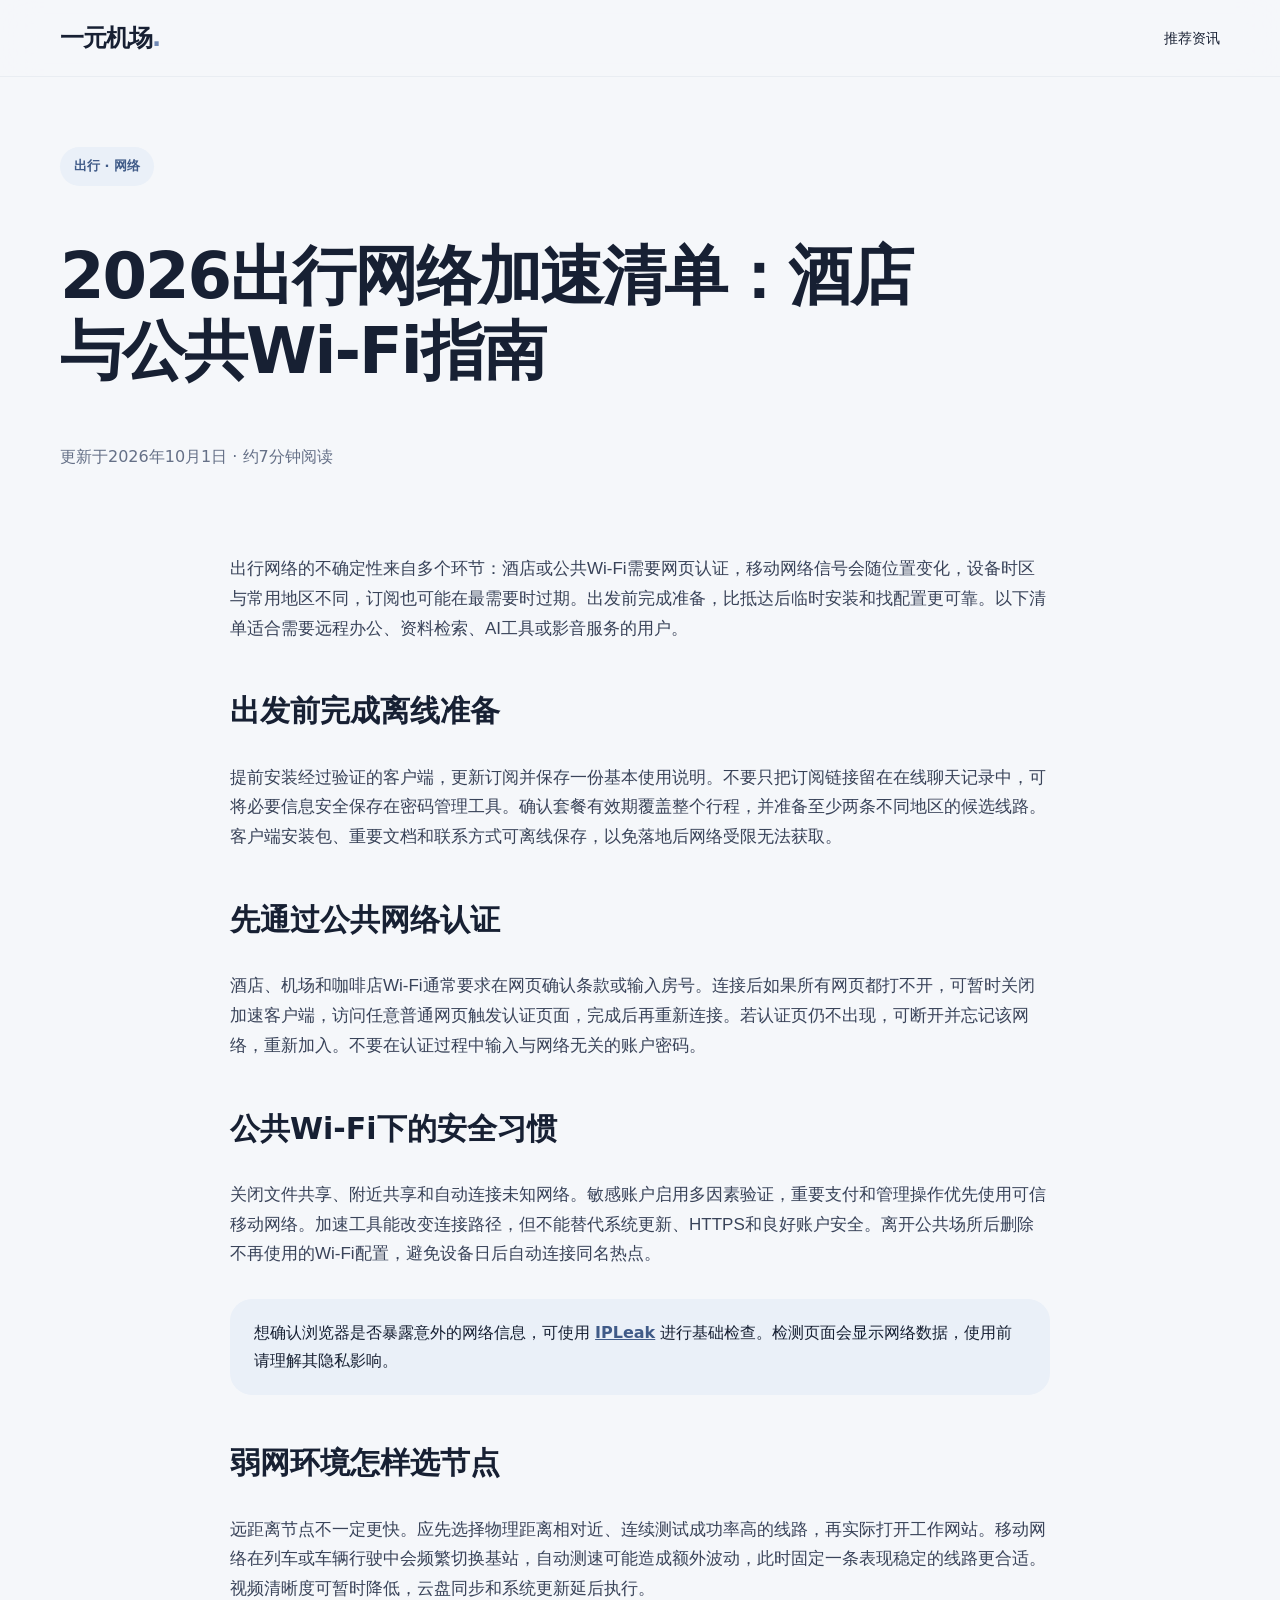
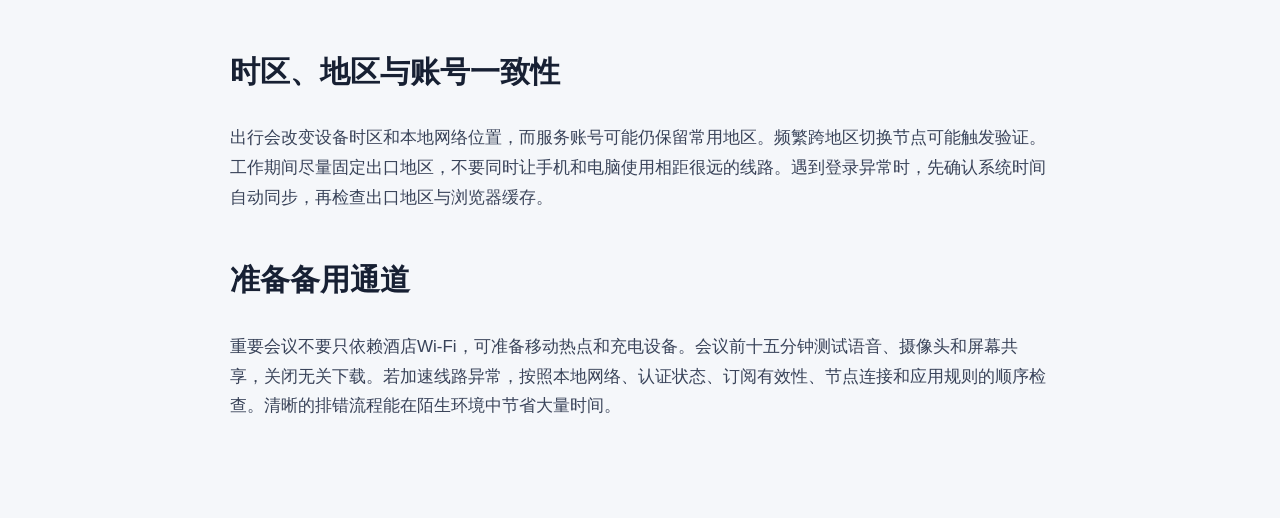
<file: articles/travel-network-guide.html>
<!doctype html><html lang="zh-CN"><head><meta charset="utf-8"><meta name="viewport" content="width=device-width,initial-scale=1"><title>2026出行网络加速指南 | 一元机场</title><meta name="description" content="酒店与公共Wi-Fi速度慢又不稳定？本文整理出行前订阅准备、设备安全、节点选择和弱网排错清单，帮助一元机场用户保持办公与影音连接。"><meta name="keywords" content="出行网络加速,公共WiFi,节点订阅,弱网优化,跨境办公"><link rel="canonical" href="https://yiyuan-jichang.lat/articles/travel-network-guide.html"><link rel="stylesheet" href="../css/style.css"><script type="application/ld+json">{"@context":"https://schema.org","@type":"Article","headline":"2026出行网络加速清单：酒店与公共Wi-Fi指南","description":"整理出行前准备、公共网络安全、节点选择和弱网排错。","author":{"@type":"Organization","name":"一元机场编辑部"},"datePublished":"2026-10-01"}</script></head><body><header class="nav"><div class="container nav-inner"><a class="brand" href="../index.html">一元机场<span class="brand-dot">.</span></a><nav class="nav-links"><a href="../insights-k7m2.html">推荐资讯</a></nav></div></header><main><section class="article-hero"><div class="container"><span class="pill">出行 · 网络</span><h1>2026出行网络加速清单：酒店与公共Wi-Fi指南</h1><p class="muted">更新于2026年10月1日 · 约7分钟阅读</p></div></section><article class="article">
<p>出行网络的不确定性来自多个环节：酒店或公共Wi-Fi需要网页认证，移动网络信号会随位置变化，设备时区与常用地区不同，订阅也可能在最需要时过期。出发前完成准备，比抵达后临时安装和找配置更可靠。以下清单适合需要远程办公、资料检索、AI工具或影音服务的用户。</p>
<h2>出发前完成离线准备</h2><p>提前安装经过验证的客户端，更新订阅并保存一份基本使用说明。不要只把订阅链接留在在线聊天记录中，可将必要信息安全保存在密码管理工具。确认套餐有效期覆盖整个行程，并准备至少两条不同地区的候选线路。客户端安装包、重要文档和联系方式可离线保存，以免落地后网络受限无法获取。</p>
<h2>先通过公共网络认证</h2><p>酒店、机场和咖啡店Wi-Fi通常要求在网页确认条款或输入房号。连接后如果所有网页都打不开，可暂时关闭加速客户端，访问任意普通网页触发认证页面，完成后再重新连接。若认证页仍不出现，可断开并忘记该网络，重新加入。不要在认证过程中输入与网络无关的账户密码。</p>
<h2>公共Wi-Fi下的安全习惯</h2><p>关闭文件共享、附近共享和自动连接未知网络。敏感账户启用多因素验证，重要支付和管理操作优先使用可信移动网络。加速工具能改变连接路径，但不能替代系统更新、HTTPS和良好账户安全。离开公共场所后删除不再使用的Wi-Fi配置，避免设备日后自动连接同名热点。</p>
<div class="resource">想确认浏览器是否暴露意外的网络信息，可使用 <a href="https://ipleak.net/" target="_blank">IPLeak</a> 进行基础检查。检测页面会显示网络数据，使用前请理解其隐私影响。</div>
<h2>弱网环境怎样选节点</h2><p>远距离节点不一定更快。应先选择物理距离相对近、连续测试成功率高的线路，再实际打开工作网站。移动网络在列车或车辆行驶中会频繁切换基站，自动测速可能造成额外波动，此时固定一条表现稳定的线路更合适。视频清晰度可暂时降低，云盘同步和系统更新延后执行。</p>
<h2>时区、地区与账号一致性</h2><p>出行会改变设备时区和本地网络位置，而服务账号可能仍保留常用地区。频繁跨地区切换节点可能触发验证。工作期间尽量固定出口地区，不要同时让手机和电脑使用相距很远的线路。遇到登录异常时，先确认系统时间自动同步，再检查出口地区与浏览器缓存。</p>
<h2>准备备用通道</h2><p>重要会议不要只依赖酒店Wi-Fi，可准备移动热点和充电设备。会议前十五分钟测试语音、摄像头和屏幕共享，关闭无关下载。若加速线路异常，按照本地网络、认证状态、订阅有效性、节点连接和应用规则的顺序检查。清晰的排错流程能在陌生环境中节省大量时间。</p>
</article></main></body></html>
</file>
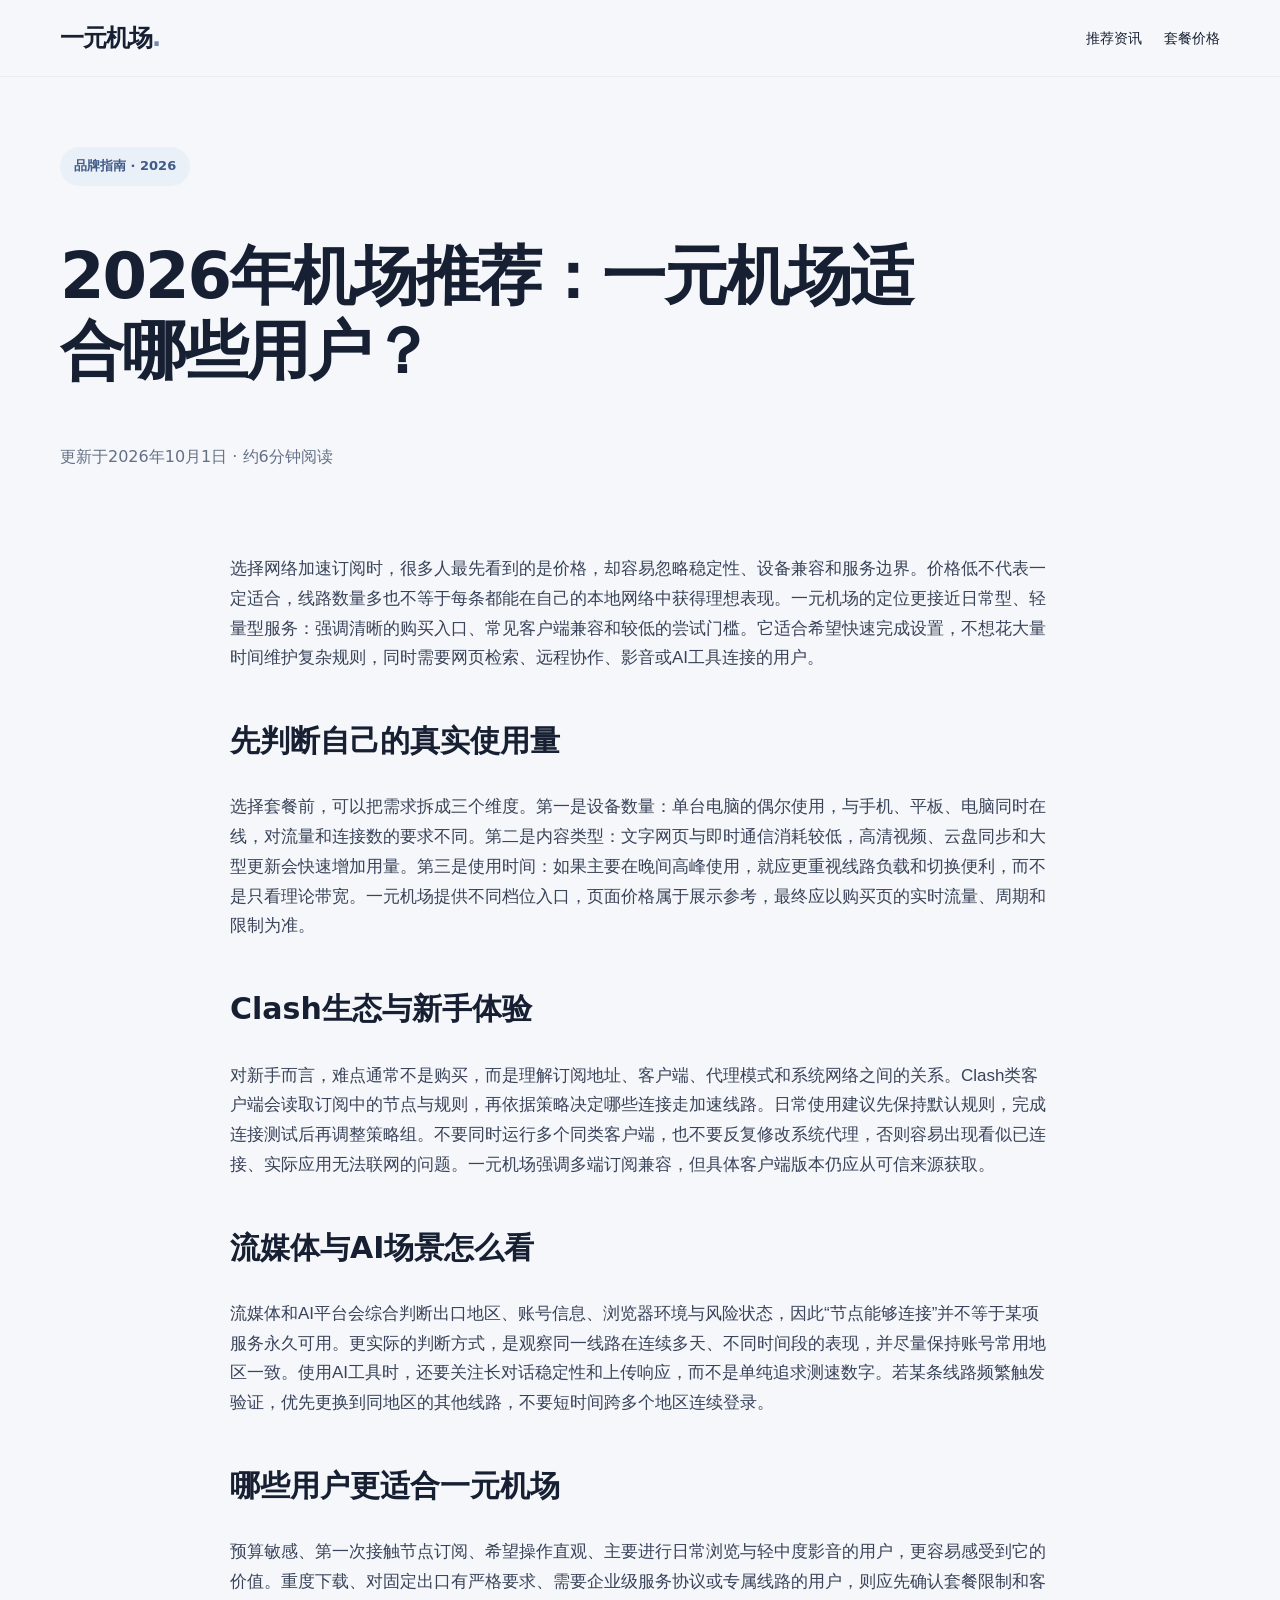
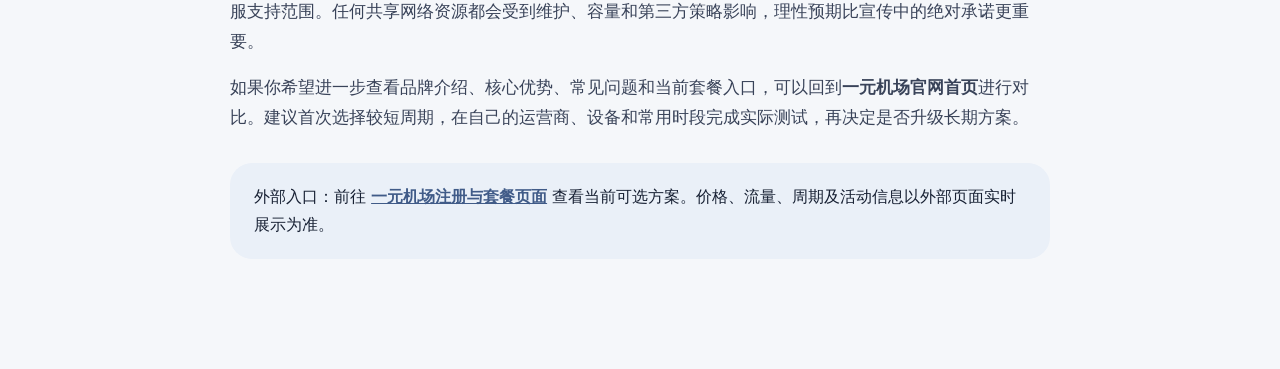
<file: articles/yiyuan-2026-guide.html>
<!doctype html><html lang="zh-CN"><head><meta charset="utf-8"><meta name="viewport" content="width=device-width,initial-scale=1"><title>2026一元机场深度推荐 | Clash - 一元机场</title><meta name="description" content="正在寻找高性价比节点订阅？本文从线路、价格、Clash兼容和流媒体支持深度分析一元机场，帮助新手快速判断是否适合，点击查看完整选购指南。"><meta name="keywords" content="一元机场,2026机场推荐,Clash节点,流媒体加速,节点订阅"><link rel="canonical" href="https://yiyuan-jichang.lat/articles/yiyuan-2026-guide.html"><link rel="stylesheet" href="../css/style.css"><script type="application/ld+json">{"@context":"https://schema.org","@type":"Article","headline":"2026年机场推荐：一元机场适合哪些用户？","description":"从线路、价格、Clash兼容和使用场景分析一元机场。","author":{"@type":"Organization","name":"一元机场编辑部"},"datePublished":"2026-10-01","dateModified":"2026-10-01","mainEntityOfPage":"https://yiyuan-jichang.lat/articles/yiyuan-2026-guide.html"}</script></head><body><header class="nav"><div class="container nav-inner"><a class="brand" href="../index.html">一元机场<span class="brand-dot">.</span></a><nav class="nav-links"><a href="../insights-k7m2.html">推荐资讯</a><a href="../index.html#pricing">套餐价格</a></nav></div></header><main><section class="article-hero"><div class="container"><span class="pill">品牌指南 · 2026</span><h1>2026年机场推荐：一元机场适合哪些用户？</h1><p class="muted">更新于2026年10月1日 · 约6分钟阅读</p></div></section><article class="article">
<p>选择网络加速订阅时，很多人最先看到的是价格，却容易忽略稳定性、设备兼容和服务边界。价格低不代表一定适合，线路数量多也不等于每条都能在自己的本地网络中获得理想表现。一元机场的定位更接近日常型、轻量型服务：强调清晰的购买入口、常见客户端兼容和较低的尝试门槛。它适合希望快速完成设置，不想花大量时间维护复杂规则，同时需要网页检索、远程协作、影音或AI工具连接的用户。</p>
<h2>先判断自己的真实使用量</h2><p>选择套餐前，可以把需求拆成三个维度。第一是设备数量：单台电脑的偶尔使用，与手机、平板、电脑同时在线，对流量和连接数的要求不同。第二是内容类型：文字网页与即时通信消耗较低，高清视频、云盘同步和大型更新会快速增加用量。第三是使用时间：如果主要在晚间高峰使用，就应更重视线路负载和切换便利，而不是只看理论带宽。一元机场提供不同档位入口，页面价格属于展示参考，最终应以购买页的实时流量、周期和限制为准。</p>
<h2>Clash生态与新手体验</h2><p>对新手而言，难点通常不是购买，而是理解订阅地址、客户端、代理模式和系统网络之间的关系。Clash类客户端会读取订阅中的节点与规则，再依据策略决定哪些连接走加速线路。日常使用建议先保持默认规则，完成连接测试后再调整策略组。不要同时运行多个同类客户端，也不要反复修改系统代理，否则容易出现看似已连接、实际应用无法联网的问题。一元机场强调多端订阅兼容，但具体客户端版本仍应从可信来源获取。</p>
<h2>流媒体与AI场景怎么看</h2><p>流媒体和AI平台会综合判断出口地区、账号信息、浏览器环境与风险状态，因此“节点能够连接”并不等于某项服务永久可用。更实际的判断方式，是观察同一线路在连续多天、不同时间段的表现，并尽量保持账号常用地区一致。使用AI工具时，还要关注长对话稳定性和上传响应，而不是单纯追求测速数字。若某条线路频繁触发验证，优先更换到同地区的其他线路，不要短时间跨多个地区连续登录。</p>
<h2>哪些用户更适合一元机场</h2><p>预算敏感、第一次接触节点订阅、希望操作直观、主要进行日常浏览与轻中度影音的用户，更容易感受到它的价值。重度下载、对固定出口有严格要求、需要企业级服务协议或专属线路的用户，则应先确认套餐限制和客服支持范围。任何共享网络资源都会受到维护、容量和第三方策略影响，理性预期比宣传中的绝对承诺更重要。</p>
<p>如果你希望进一步查看品牌介绍、核心优势、常见问题和当前套餐入口，可以回到<a href="../index.html"><strong>一元机场官网首页</strong></a>进行对比。建议首次选择较短周期，在自己的运营商、设备和常用时段完成实际测试，再决定是否升级长期方案。</p>
<div class="resource">外部入口：前往 <a href="https://9625mofan01.yunjiexianaff.com/#/?code=OOYhSj0L" target="_blank" rel="nofollow sponsored noopener">一元机场注册与套餐页面</a> 查看当前可选方案。价格、流量、周期及活动信息以外部页面实时展示为准。</div>
</article></main></body></html>
</file>
<file: css/style.css>
:root{--bg:#f5f7fa;--card:#fff;--ink:#172033;--muted:#657087;--accent:#7089b4;--accent-dark:#405b88;--line:#e6eaf0;--soft:#eaf0f8;--radius:34px;--shadow:0 18px 55px rgba(64,79,108,.10)}*{box-sizing:border-box}html{scroll-behavior:smooth}body{margin:0;font-family:"Arial Rounded MT Bold","PingFang SC","Microsoft YaHei",system-ui,sans-serif;color:var(--ink);background:var(--bg);line-height:1.75}a{color:inherit;text-decoration:none}img{max-width:100%;display:block}.container{width:min(1160px,calc(100% - 40px));margin:auto}.nav{position:sticky;top:0;z-index:30;background:rgba(245,247,250,.9);backdrop-filter:blur(18px);border-bottom:1px solid rgba(230,234,240,.75)}.nav-inner{min-height:76px;display:flex;align-items:center;justify-content:space-between;gap:24px}.brand{font-size:24px;font-weight:900;letter-spacing:-1px}.brand-dot{color:var(--accent)}.nav-links{display:flex;align-items:center;gap:22px;font-size:14px}.nav-links a:hover{color:var(--accent-dark)}.nav-toggle{display:none;border:0;background:var(--card);border-radius:999px;padding:11px 15px;font-size:18px}.btn{display:inline-flex;align-items:center;justify-content:center;min-height:52px;padding:13px 24px;border-radius:999px;background:var(--accent-dark);color:#fff;font-weight:800;box-shadow:0 10px 24px rgba(64,91,136,.22);transition:.2s transform,.2s box-shadow}.btn:hover{transform:translateY(-2px);box-shadow:0 14px 30px rgba(64,91,136,.28)}.btn.secondary{background:#fff;color:var(--ink);border:1px solid var(--line);box-shadow:none}.hero{padding:74px 0 50px}.hero-grid{display:grid;grid-template-columns:1.05fr .95fr;gap:42px;align-items:center}.eyebrow,.pill{display:inline-flex;padding:8px 14px;border-radius:999px;background:var(--soft);color:var(--accent-dark);font-weight:800;font-size:13px}.hero h1{font-size:clamp(48px,7vw,86px);line-height:1.04;letter-spacing:-4px;margin:20px 0}.hero p{font-size:19px;color:var(--muted);max-width:650px}.actions{display:flex;gap:12px;flex-wrap:wrap;margin-top:28px}.hero-art{min-height:480px;border-radius:64px;background:linear-gradient(145deg,#fff,#e6ecf5);box-shadow:var(--shadow);position:relative;overflow:hidden}.orb{position:absolute;border-radius:50%;filter:drop-shadow(0 25px 35px rgba(67,86,120,.14))}.orb.one{width:290px;height:290px;background:#dce5f2;right:-35px;top:-20px}.orb.two{width:220px;height:220px;background:#fff;left:46px;bottom:35px}.orb.three{width:120px;height:120px;background:#aebfd8;left:75px;top:70px}.speed-card{position:absolute;right:38px;bottom:52px;width:230px;background:rgba(255,255,255,.86);border:1px solid #fff;border-radius:32px;padding:24px;box-shadow:var(--shadow)}.speed-card strong{font-size:38px;display:block}.section{padding:76px 0}.section-head{max-width:720px;margin-bottom:34px}.section h2{font-size:clamp(34px,5vw,56px);line-height:1.15;letter-spacing:-2px;margin:12px 0}.section-head p,.muted{color:var(--muted)}.grid-3{display:grid;grid-template-columns:repeat(3,1fr);gap:22px}.card{background:var(--card);border:1px solid rgba(230,234,240,.8);border-radius:var(--radius);padding:30px;box-shadow:var(--shadow)}.icon{width:58px;height:58px;border-radius:22px;background:var(--soft);display:grid;place-items:center;font-size:26px;margin-bottom:24px}.card h3{font-size:22px;margin:0 0 10px}.support-grid{display:grid;grid-template-columns:1.15fr .85fr;gap:22px}.support-panel{min-height:340px;background:#dfe7f2;border-radius:48px;padding:38px;position:relative;overflow:hidden}.support-panel.alt{background:#eef0f3}.logo-cloud{display:flex;flex-wrap:wrap;gap:12px;margin-top:40px}.logo-cloud span{padding:12px 18px;background:rgba(255,255,255,.72);border-radius:999px;font-weight:800}.pricing{display:grid;grid-template-columns:repeat(4,1fr);gap:18px}.price-card{background:#fff;border-radius:34px;padding:28px;border:1px solid var(--line);position:relative}.price-card.featured{background:var(--accent-dark);color:#fff;transform:translateY(-8px)}.price{font-size:42px;font-weight:900;line-height:1;margin:18px 0}.price small{font-size:14px;font-weight:500}.price-card ul{padding:0;list-style:none;margin:22px 0}.price-card li{margin:10px 0}.price-card li:before{content:"✓";margin-right:8px;color:#8ca4c8}.price-card.featured .btn{background:#fff;color:var(--accent-dark);box-shadow:none}.note{font-size:13px;color:var(--muted);margin-top:18px}.featured .note{color:#dce6f5}.reviews{display:grid;grid-template-columns:repeat(3,1fr);gap:20px}.quote{font-size:18px}.person{display:flex;align-items:center;gap:12px;margin-top:22px}.avatar{width:44px;height:44px;border-radius:50%;background:var(--soft);display:grid;place-items:center;font-weight:900}.faq{display:grid;gap:12px}.faq details{background:#fff;border-radius:24px;padding:22px 26px;border:1px solid var(--line)}.faq summary{cursor:pointer;font-weight:900}.faq p{color:var(--muted);margin-bottom:0}.news-grid{display:grid;grid-template-columns:repeat(3,1fr);gap:20px}.news-card{background:#fff;border-radius:30px;padding:26px;border:1px solid var(--line);transition:.2s transform}.news-card:hover{transform:translateY(-4px)}.news-card h3{font-size:20px;line-height:1.45}.news-meta{font-size:13px;color:var(--muted)}.footer{padding:40px 0 52px;border-top:1px solid var(--line)}.footer-inner{display:flex;justify-content:space-between;align-items:center;gap:20px}.footer-links{display:flex;gap:22px;flex-wrap:wrap}.article-hero{padding:70px 0 30px}.article-hero h1{font-size:clamp(38px,6vw,64px);line-height:1.18;letter-spacing:-2px;max-width:900px}.article{max-width:820px;margin:0 auto;padding:20px 0 80px}.article h2{font-size:30px;margin-top:42px}.article p{font-family:"PingFang SC","Microsoft YaHei",sans-serif;font-size:17px;color:#394359}.article .resource{background:var(--soft);padding:20px 24px;border-radius:22px;margin:30px 0}.article .resource a{color:var(--accent-dark);font-weight:800;text-decoration:underline}.legal{max-width:900px;margin:auto;padding:70px 0}.legal h1{font-size:52px}.legal h2{margin-top:34px}.legal p,.legal li{font-family:"PingFang SC","Microsoft YaHei",sans-serif;color:#465168}.sitemap-list{display:grid;grid-template-columns:repeat(2,1fr);gap:14px}.sitemap-list a{background:#fff;padding:18px 20px;border-radius:18px;border:1px solid var(--line)}
@media(max-width:900px){.nav-toggle{display:block}.nav-links{display:none;position:absolute;left:20px;right:20px;top:70px;flex-direction:column;align-items:stretch;background:#fff;border-radius:26px;padding:20px;box-shadow:var(--shadow)}.nav-links.open{display:flex}.hero-grid,.support-grid{grid-template-columns:1fr}.hero-art{min-height:380px}.grid-3,.reviews,.news-grid{grid-template-columns:1fr}.pricing{grid-template-columns:repeat(2,1fr)}.price-card.featured{transform:none}.footer-inner{align-items:flex-start;flex-direction:column}}
@media(max-width:560px){.container{width:min(100% - 24px,1160px)}.hero{padding-top:46px}.hero h1{font-size:48px;letter-spacing:-2px}.hero-art{min-height:320px;border-radius:42px}.orb.one{width:210px;height:210px}.orb.two{width:160px;height:160px}.speed-card{right:18px;bottom:22px;width:205px}.section{padding:56px 0}.section h2{font-size:38px}.pricing{grid-template-columns:1fr}.btn{width:100%;min-height:56px}.actions{flex-direction:column}.footer-links{display:grid;grid-template-columns:1fr 1fr;width:100%}.sitemap-list{grid-template-columns:1fr}.article-hero h1{font-size:40px}.legal h1{font-size:42px}}
</file>
